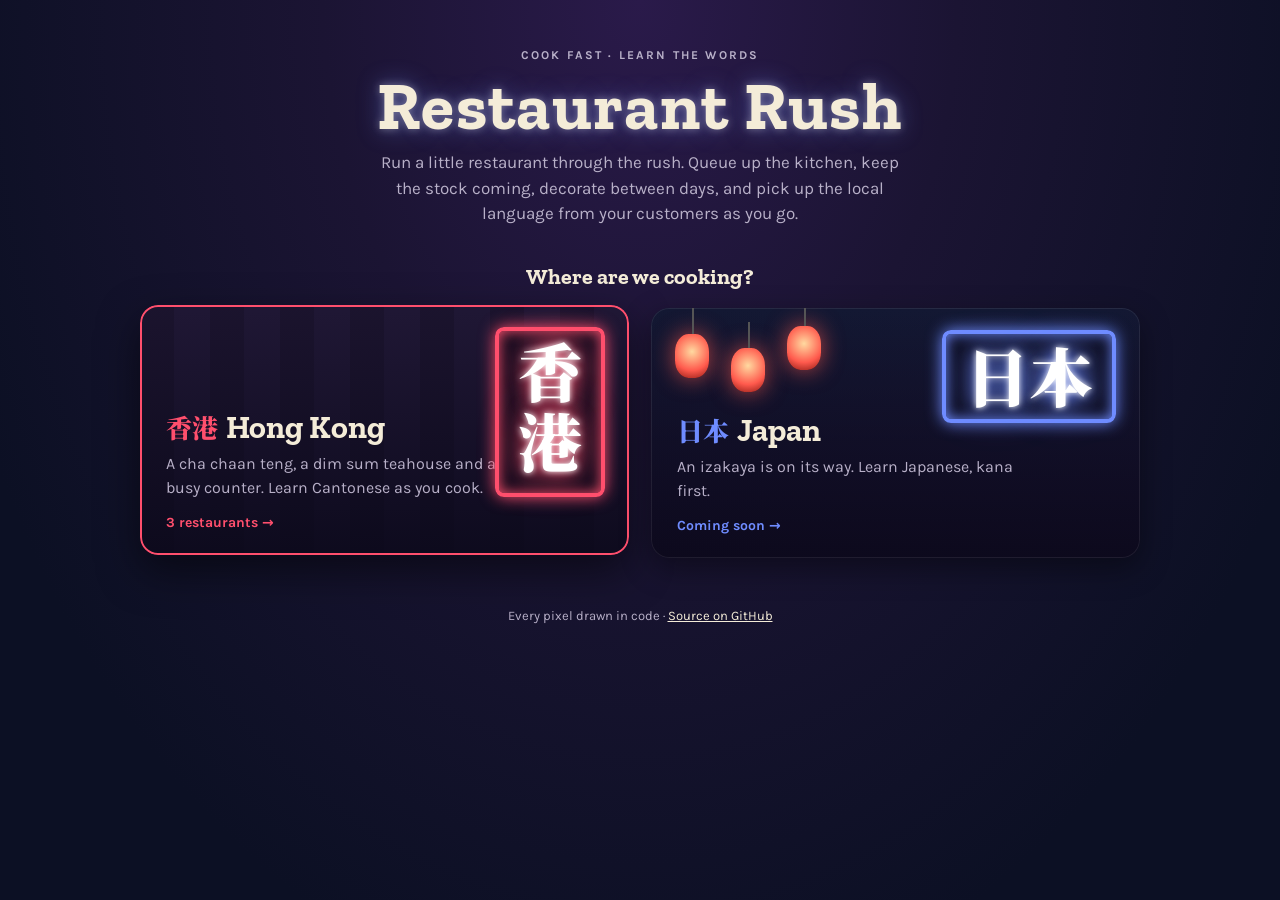
<file: index.html>
<!doctype html>
<html lang="en">
<head>
<meta charset="utf-8">
<meta name="viewport" content="width=device-width, initial-scale=1">
<title>Restaurant Rush</title>
<meta name="description" content="Run a Hong Kong cha chaan teng or a dim sum teahouse, and pick up Cantonese as you cook. Japan coming soon.">
<link rel="preconnect" href="https://fonts.googleapis.com">
<link rel="preconnect" href="https://fonts.gstatic.com" crossorigin>
<link rel="stylesheet" href="https://fonts.googleapis.com/css2?family=Karla:wght@400;500;700&family=Noto+Serif+TC:wght@700;900&family=Zilla+Slab:wght@600;700&display=swap">
<script>
  // old links (…/?game=dimsum) go straight to that restaurant's page
  const g = new URLSearchParams(location.search).get('game');
  if (g && /^[a-z]+$/.test(g)) location.replace(g + '/' + location.hash);
</script>
<style>
  :root{
    --night:#0c1024; --night2:#1b1433; --ink:#f4ecd8; --muted:#b8b0c8; --paper:#fbf6ea; --paper-ink:#2a221c;
    --hk:#ff4f6d; --hk2:#ffb347; --jp:#6f8cff; --jp2:#ff5a4d; --gold:#f2d27a;
    --slab:"Zilla Slab", Georgia, serif; --body:Karla, system-ui, sans-serif; --han:"Noto Serif TC", "Hiragino Mincho ProN", "Songti TC", serif;
    color-scheme: dark;
  }
  *{box-sizing:border-box}
  [hidden]{display:none !important}
  html,body{margin:0; min-height:100%}
  body{background:radial-gradient(ellipse at 50% 0%, #2a1a4a 0%, var(--night2) 35%, var(--night) 80%); color:var(--ink); font:16px/1.5 var(--body); min-height:100vh}
  .wrap{max-width:1040px; margin:0 auto; padding-inline:20px; padding-block:48px 64px}
  header{text-align:center; margin-bottom:36px}
  .kicker{font:700 12px var(--body); letter-spacing:.18em; text-transform:uppercase; color:var(--muted); margin:0}
  h1{font:700 clamp(40px, 7vw, 68px)/1 var(--slab); margin:10px 0 10px; letter-spacing:.02em;
     text-shadow:0 0 8px rgba(255,255,255,.35), 0 0 24px rgba(111,140,255,.45)}
  .lede{max-width:52ch; margin:0 auto; color:var(--muted); font-size:17px}
  h2.q{font:700 22px var(--slab); text-align:center; margin:0 0 18px; color:var(--ink)}

  /* step 1: regions */
  .regions{display:grid; grid-template-columns:1fr 1fr; gap:22px}
  .region{position:relative; border:0; cursor:pointer; text-align:left; color:var(--ink); border-radius:18px; padding:26px 26px 24px; min-height:250px;
    display:flex; flex-direction:column; justify-content:flex-end; overflow:hidden; font:inherit;
    background:linear-gradient(180deg, rgba(10,8,25,.1), rgba(10,8,25,.85)), var(--bg); box-shadow:0 10px 30px rgba(0,0,0,.4), inset 0 0 0 1px rgba(255,255,255,.08);
    transition:transform .2s ease, box-shadow .2s ease}
  .region:hover, .region:focus-visible{transform:translateY(-3px); box-shadow:0 16px 40px rgba(0,0,0,.5), inset 0 0 0 2px var(--c)}
  .region:focus-visible{outline:none}
  .region.hk{--c:var(--hk); --bg:repeating-linear-gradient(90deg, #1d1530 0 34px, #221938 34px 70px)}
  .region.jp{--c:var(--jp); --bg:linear-gradient(#141a36, #1b1233)}
  .board{position:absolute; top:22px; right:24px; font:900 64px/1 var(--han); color:#fff; padding:.14em .3em .2em; border:4px solid var(--c); border-radius:.14em;
    text-shadow:0 0 6px #fff, 0 0 18px var(--c), 0 0 40px var(--c); box-shadow:0 0 16px var(--c), inset 0 0 14px var(--c); background:rgba(8,6,20,.6)}
  .region.hk .board{writing-mode:vertical-rl; letter-spacing:.1em}
  .lanterns{position:absolute; top:0; left:24px; display:flex; gap:22px}
  .lantern{width:34px; height:44px; margin-top:26px; border-radius:40%; background:radial-gradient(circle at 50% 40%, #ffd9a0, var(--jp2) 60%, #8f1a14);
    box-shadow:0 0 22px rgba(255,90,77,.7); position:relative}
  .lantern::before{content:""; position:absolute; left:50%; top:-26px; width:2px; height:26px; background:#555}
  .lantern:nth-child(2){margin-top:40px} .lantern:nth-child(3){margin-top:18px}
  .region .name{font:700 32px/1.1 var(--slab)} .region .name span{font:900 26px var(--han); color:var(--c); margin-right:8px}
  .region p{margin:6px 0 0; color:var(--muted); max-width:34ch}
  .region .go{margin-top:14px; font:700 14px var(--body); color:var(--c)}

  /* step 2: restaurants */
  .back{background:none; border:0; color:var(--muted); font:600 14px var(--body); cursor:pointer; padding:0; margin-bottom:14px}
  .back:hover{color:var(--ink)}
  .rhead{display:flex; align-items:baseline; gap:12px; margin-bottom:18px}
  .rhead h2{font:700 30px var(--slab); margin:0} .rhead h2 span{font:900 26px var(--han); margin-right:8px}
  .rhead .lang{font:700 12px var(--body); letter-spacing:.08em; text-transform:uppercase; padding:4px 10px; border-radius:99px; border:1px solid currentColor}
  .shops{display:grid; grid-template-columns:repeat(auto-fit, minmax(280px, 1fr)); gap:20px}
  .shop{display:grid; grid-template-rows:auto 1fr auto; background:var(--paper); color:var(--paper-ink); border-radius:16px; overflow:hidden; text-decoration:none;
    box-shadow:0 10px 28px rgba(0,0,0,.4); transition:transform .2s ease}
  a.shop:hover, a.shop:focus-visible{transform:translateY(-3px); outline:none; box-shadow:0 14px 36px rgba(0,0,0,.5), 0 0 0 3px var(--gold)}
  .shop .art{height:150px; display:grid; place-items:center; background:var(--art)}
  .shop .sign{font:900 46px/1 var(--han); letter-spacing:.14em; color:var(--gold); padding:.16em .4em .2em; border:4px solid var(--gold); border-radius:6px;
    background:rgba(0,0,0,.25); text-shadow:0 0 10px rgba(242,210,122,.6)}
  .shop .body{padding:16px 18px 8px}
  .shop h3{font:700 22px var(--slab); margin:0 0 4px}
  .shop p{margin:0; color:#5a4f43; font-size:14.5px}
  .shop .foot{display:flex; justify-content:space-between; align-items:center; padding:12px 18px 16px; gap:10px}
  .shop .progress{font:700 13px var(--body); color:#75695b}
  .shop .play{font:700 15px var(--slab); background:#c8372d; color:#fff; border-radius:9px; padding:8px 16px; box-shadow:0 3px 0 #9e1f19}
  .shop.soon{opacity:.72} .shop.soon .play{background:#8a8f96; box-shadow:0 3px 0 #5d656c}
  .cct .art{--art:linear-gradient(135deg, #1f6b52, #2f7a64 55%, #174a3c)}
  .dimsum .art{--art:linear-gradient(135deg, #8f1a14, #b3261e 55%, #6a1414)}
  .counter .art{--art:repeating-linear-gradient(90deg, #c8372d 0 18px, #b3261e 18px 36px)}
  .izakaya .art{--art:linear-gradient(135deg, #1b2a55, #2d3f7a 55%, #151d3f)}
  footer{margin-top:48px; text-align:center; color:var(--muted); font-size:13px}
  footer a{color:var(--ink)}

  @media (max-width: 720px){ .regions{grid-template-columns:1fr} .board{font-size:48px} }
  @media (prefers-reduced-motion: reduce){ .region, .shop{transition:none} }
</style>
</head>
<body>
<div class="wrap">
  <header>
    <p class="kicker">Cook fast · learn the words</p>
    <h1>Restaurant Rush</h1>
    <p class="lede">Run a little restaurant through the rush. Queue up the kitchen, keep the stock coming, decorate between days, and pick up the local language from your customers as you go.</p>
  </header>

  <section id="pick">
    <h2 class="q">Where are we cooking?</h2>
    <div class="regions">
      <button class="region hk" type="button" data-region="hongkong">
        <span class="board" aria-hidden="true">香港</span>
        <span class="name"><span>香港</span>Hong Kong</span>
        <p>A cha chaan teng, a dim sum teahouse and a busy counter. Learn Cantonese as you cook.</p>
        <span class="go">3 restaurants →</span>
      </button>
      <button class="region jp" type="button" data-region="japan">
        <span class="lanterns" aria-hidden="true"><span class="lantern"></span><span class="lantern"></span><span class="lantern"></span></span>
        <span class="board" aria-hidden="true">日本</span>
        <span class="name"><span>日本</span>Japan</span>
        <p>An izakaya is on its way. Learn Japanese, kana first.</p>
        <span class="go">Coming soon →</span>
      </button>
    </div>
  </section>

  <section id="hongkong" hidden>
    <button class="back" type="button" data-back>← All regions</button>
    <div class="rhead"><h2><span>香港</span>Hong Kong</h2><span class="lang" style="color:var(--hk)">Cantonese · Jyutping</span></div>
    <div class="shops">
      <a class="shop cct" href="cct/">
        <div class="art"><span class="sign">茶餐廳</span></div>
        <div class="body"><h3>Cha Chaan Teng Rush</h3><p>Milk tea, pineapple buns and a lunch rush. Grow from a tiny shopfront to 乾炒牛河 on the wok.</p></div>
        <div class="foot"><span class="progress" data-save="cct-rush-save-v1">New game</span><span class="play">Play</span></div>
      </a>
      <a class="shop dimsum" href="dimsum/">
        <div class="art"><span class="sign">飲茶</span></div>
        <div class="body"><h3>Dim Sum Rush</h3><p>Sunday morning at the Golden Dragon. Steam the baskets, load the trolley and send it round the tables.</p></div>
        <div class="foot"><span class="progress" data-save="dimsum-rush-save-v1">New game</span><span class="play">Play</span></div>
      </a>
      <a class="shop counter" href="counter/">
        <div class="art"><span class="sign">快餐</span></div>
        <div class="body"><h3>Counter Rush</h3><p>Just you behind the counter. Pull the milk tea, watch the toaster and the noodle pot, clear six days, then try 搏命 Do or Die.</p></div>
        <div class="foot"><span class="progress" data-counter>New game</span><span class="play">Play</span></div>
      </a>
    </div>
  </section>

  <section id="japan" hidden>
    <button class="back" type="button" data-back>← All regions</button>
    <div class="rhead"><h2><span>日本</span>Japan</h2><span class="lang" style="color:var(--jp)">Japanese · kana and kanji</span></div>
    <div class="shops">
      <div class="shop izakaya soon" aria-disabled="true">
        <div class="art"><span class="sign">居酒屋</span></div>
        <div class="body"><h3>Izakaya Rush</h3><p>After-work crowds, a running tab, and 「すみません、生ビールください」. Coming soon.</p></div>
        <div class="foot"><span class="progress">In the works</span><span class="play">Soon</span></div>
      </div>
    </div>
  </section>

  <footer>Every pixel drawn in code · <a href="https://github.com/jkw2lo/cha-chaan-teng-rush">Source on GitHub</a></footer>
</div>

<script type="module">
  import { levelOf } from './js/data.js';
  import { DAYS } from './counter/levels.js';
  const views = { pick: document.getElementById('pick'), hongkong: document.getElementById('hongkong'), japan: document.getElementById('japan') };
  function show(name){
    for (const [k, el] of Object.entries(views)) el.hidden = k !== name;
    const target = name === 'pick' ? '' : '#' + name;
    if (location.hash !== target) history.replaceState(null, '', target || location.pathname);
    (name === 'pick' ? views.pick.querySelector('.region') : views[name].querySelector('a.shop, .back'))?.focus({ preventScroll: true });
  }
  document.querySelectorAll('[data-region]').forEach(b => b.onclick = () => show(b.dataset.region));
  document.querySelectorAll('[data-back]').forEach(b => b.onclick = () => show('pick'));
  show(views[location.hash.slice(1)] ? location.hash.slice(1) : 'pick');

  // show where each saved game is up to
  for (const el of document.querySelectorAll('[data-save]')){
    try {
      const s = JSON.parse(localStorage.getItem(el.dataset.save) || 'null');
      if (s && s.day) el.textContent = `Day ${s.day} · Level ${levelOf(s.stars || 0)}`;
    } catch (e) { /* no save: keep "New game" */ }
  }
  // Counter Rush keeps its own progress: the furthest day open and the stars so far
  try {
    const p = JSON.parse(localStorage.getItem('counter-rush-progress-v1') || 'null'), el = document.querySelector('[data-counter]');
    if (p && p.stars){
      const stars = Object.values(p.stars).reduce((a, b) => a + b, 0);
      let day = 1; while (day < DAYS.length && (p.stars[day] || 0) >= 1) day++;
      el.textContent = (p.stars[DAYS.length] || 0) >= 1 ? `搏命 unlocked · ${stars}★` + (p.endless ? ` · best level ${p.endless.level}` : '') : `Day ${day} · ${stars}★`;
    }
  } catch (e) { /* keep "New game" */ }
</script>
</body>
</html>
</file>
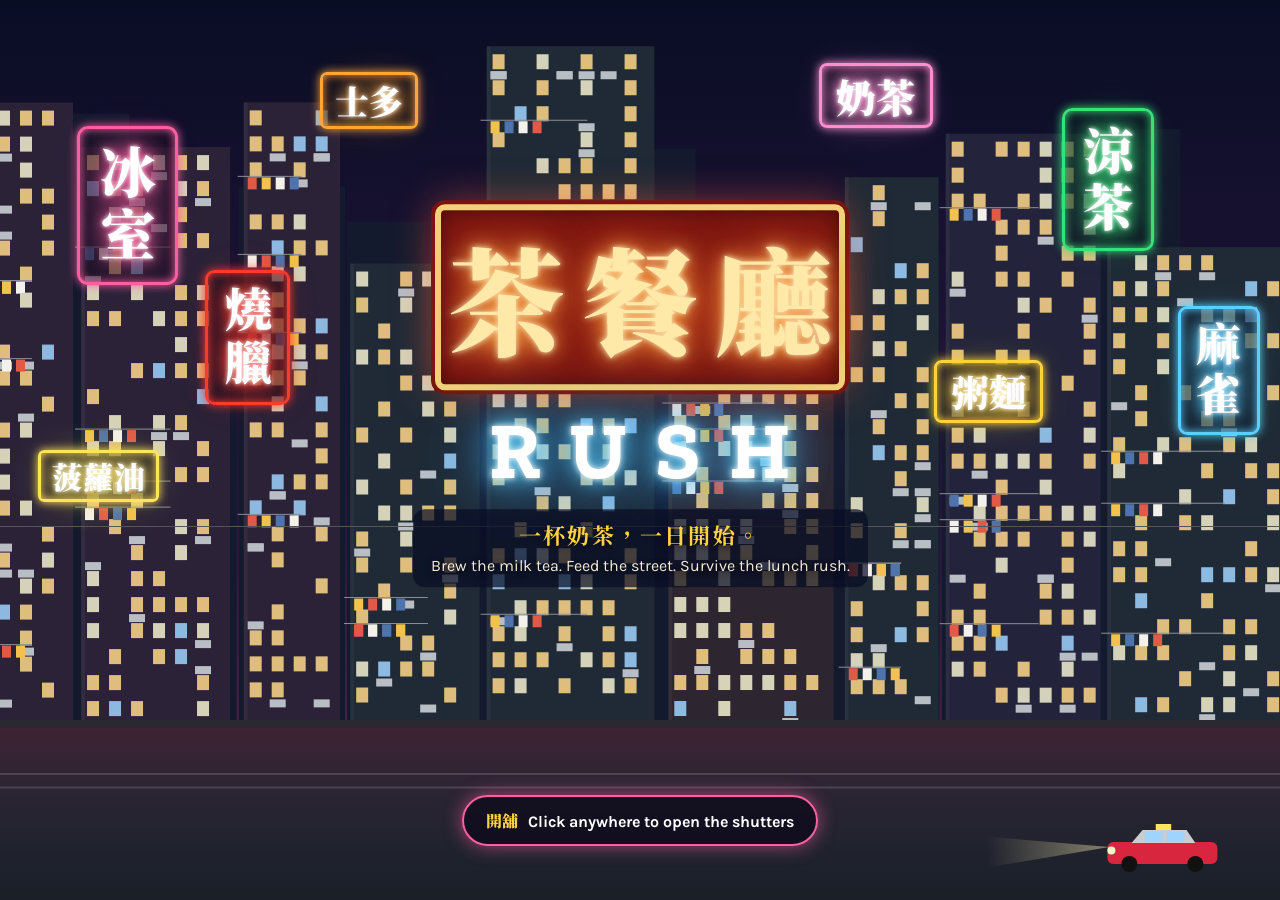
<file: cct/index.html>
<!doctype html>
<html lang="en" data-game="cct">
<!-- Generated from game.html by tools/pages.mjs. Edit game.html, then run: node tools/pages.mjs -->
<head>
<meta charset="utf-8">
<meta name="viewport" content="width=device-width, initial-scale=1">
<title>Cha Chaan Teng Rush</title>
<link rel="preconnect" href="https://fonts.googleapis.com">
<link rel="preconnect" href="https://fonts.gstatic.com" crossorigin>
<link rel="stylesheet" href="https://fonts.googleapis.com/css2?family=Karla:wght@400;500;700&family=Noto+Serif+TC:wght@700;900&family=Zilla+Slab:wght@600;700&display=swap">
<link rel="stylesheet" href="../css/style.css?v=mun8qx81">
</head>
<body>
<div id="app">
  <div class="side-resizer" id="sideResizer" role="separator" aria-orientation="vertical" aria-label="Resize the side panel" tabindex="0" title="Drag to resize · double-click to reset"></div>
  <aside class="side" aria-label="Your shop">
    <section class="sidetop">
      <div class="brandrow">
        <div class="brand"><span class="zh">茶餐廳</span><span class="en">Rush</span></div>
        <span class="brandbtns"><button id="learnBtn" type="button" class="tourbtn" title="Learning mode and your word list">學 Off</button><button id="soundBtn" type="button" class="tourbtn">Sound on</button><button id="tourBtn" type="button" class="tourbtn" title="Show the walkthrough again">? Tour</button></span>
      </div>
      <div class="day">
        <div class="dayline"><b id="dayNo">Day 1</b><span id="clock"></span></div>
        <div class="daybar"><i id="dayFill"></i></div>
        <div class="dayends"><span>OPEN 07:00</span><span>CLOSE 18:00</span></div>
      </div>
      <div class="stats">
        <div class="stat" id="lvlStat"><small>Level</small><b id="lvl"></b></div>
        <div class="stat"><small>Cash</small><b id="money">$0</b></div>
        <div class="stat"><small>Popularity</small><b id="pop" class="pop"></b></div>
        <div class="stat" id="ambStat"><small>Ambience</small><b id="amb"></b></div>
      </div>
    </section>
    <section class="panel">
      <h2><span class="zh">今日</span>Today</h2>
      <dl id="today" class="today"></dl>
    </section>
    <section class="panel">
      <h2><span class="zh">目標</span>Today’s targets</h2>
      <div id="goals" class="goals"></div>
    </section>
    <section class="panel invpanel" aria-label="Inventory">
      <h2><span class="zh">存貨</span>Inventory</h2>
      <p class="cap" id="capNote"></p>
      <div id="inv"></div>
      <button id="restockBtn2" type="button" class="wide">Order several at once</button>
    </section>
  </aside>

  <div class="work">
    <section class="cookbar" aria-label="Kitchen">
      <section class="panel">
        <h2><span class="zh">手頭</span>Cook’s queue</h2>
        <div id="queue" class="queue"></div>
      </section>
      <section class="panel">
        <h2 id="trayHead"><span class="zh">出餐</span>On the pass <span class="cap full-note">full: the cook waits</span></h2>
        <div id="tray" class="queue"></div>
      </section>
      <section class="panel col-boost">
        <h2><span class="zh">加油</span>Boosters</h2>
        <div id="boosts" class="boosts"></div>
      </section>
      <section class="panel col-feed">
        <h2><span class="zh">動態</span>Latest</h2>
        <ul id="feed" class="feed"></ul>
      </section>
    </section>

    <div class="railwrap">
      <section class="rail" id="rail" aria-label="Order tickets"></section>
      <div id="banner" class="banner" hidden></div>
    </div>

    <main class="main">
      <div class="stage" id="stage">
        <canvas id="game" aria-label="The restaurant: dining room at the back, kitchen at the front"></canvas>
        <div class="controls">
          <button id="pauseBtn" type="button" aria-pressed="false">Pause</button>
          <button id="speedBtn" type="button" title="Game speed">1×</button>
        </div>
        <div class="zoomer" aria-label="Zoom">
          <button id="zoomOut" type="button" title="Zoom out (−)" aria-label="Zoom out">−</button>
          <button id="zoomIn" type="button" title="Zoom in (+)" aria-label="Zoom in">+</button>
          <button id="zoomKitchen" type="button" title="Zoom in on the kitchen (K)">Kitchen view</button>
          <button id="zoomAll" type="button" title="See the whole shop (0)">Whole shop</button>
        </div>
        <nav class="actions" aria-label="Shop">
          <button id="restockBtn" type="button" class="act"><span class="zh">入貨</span>Restock</button>
          <button id="kitchenBtn" type="button" class="act"><span class="zh">廚房</span>Kitchen</button>
          <button id="diningBtn" type="button" class="act"><span class="zh">裝修</span>Dining room</button>
          <button id="closeBtn" type="button" class="act danger"><span class="zh">收舖</span>Close</button>
        </nav>
        <div id="tip" class="tip" hidden></div>
        <div id="itemBar" class="itembar" hidden></div>
        <div id="toasts" class="toasts" aria-live="polite"></div>
        <div id="drawer" class="drawer" hidden></div>
        <div id="editor" class="editor" hidden></div>
      </div>
    </main>
  </div>
</div>

  <div id="modal" class="modal" hidden><div class="card" id="modalCard" role="dialog" aria-modal="true"></div></div>
</div>
<script type="module" src="../js/main.js?v=mun8qx81"></script>
</body>
</html>
</file>
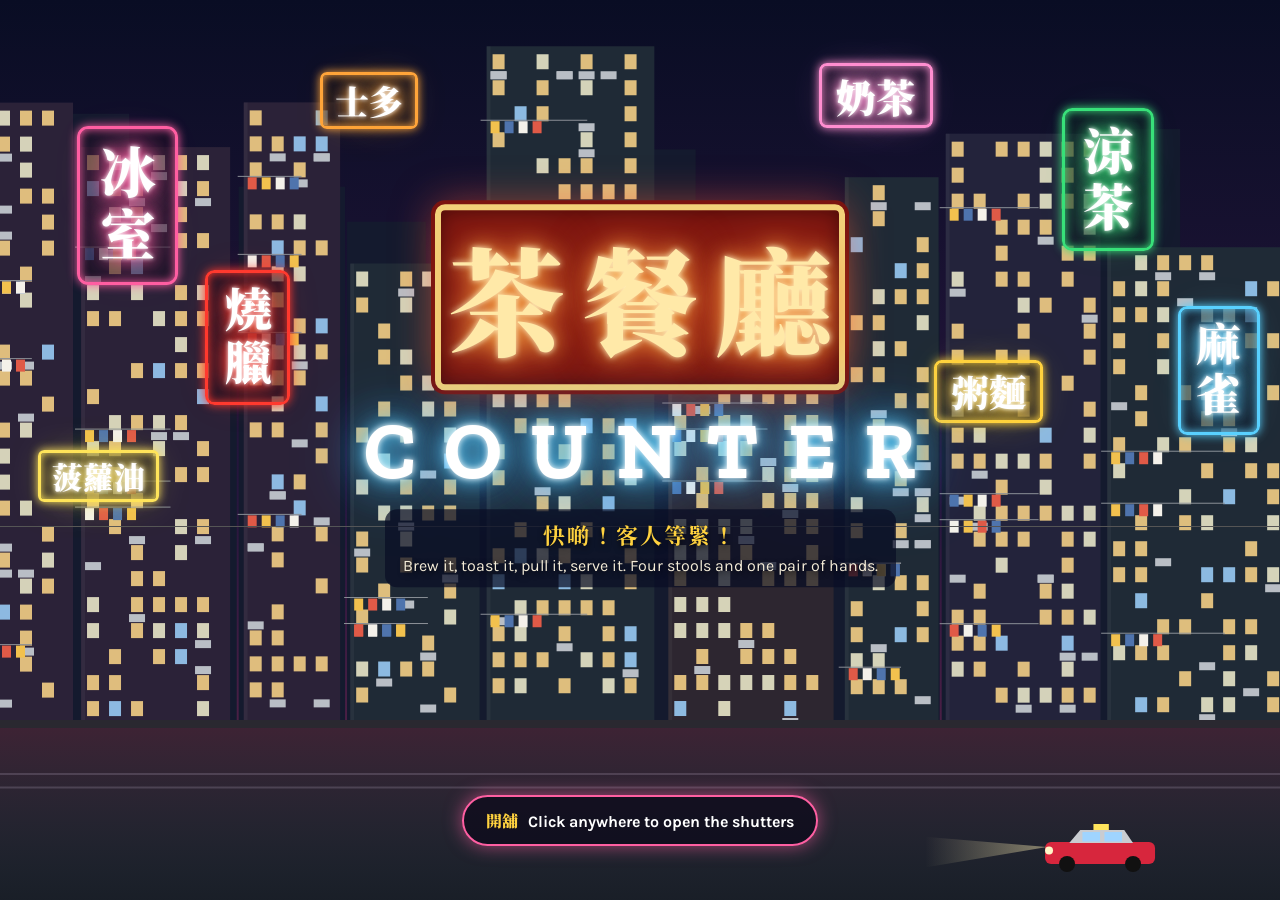
<file: counter/index.html>
<!doctype html>
<html lang="en">
<!-- Counter Rush. Hand-written (not generated); tools/pages.mjs only refreshes the ?v= stamps. -->
<head>
<meta charset="utf-8">
<meta name="viewport" content="width=device-width, initial-scale=1">
<title>Counter Rush</title>
<link rel="preconnect" href="https://fonts.googleapis.com">
<link rel="preconnect" href="https://fonts.gstatic.com" crossorigin>
<link rel="stylesheet" href="https://fonts.googleapis.com/css2?family=Karla:wght@400;500;700&family=Noto+Serif+TC:wght@700;900&family=Zilla+Slab:wght@600;700&display=swap">
<link rel="stylesheet" href="../css/style.css?v=mun8qx81">
<link rel="stylesheet" href="counter.css?v=mun8qx81">
<script>
  // Error catcher, loaded before the game so it sees everything (even a file that fails to load).
  // Anything that goes wrong shows a bar with a button that copies the details plus a snapshot of the game.
  (function(){
    var errs = [];
    function show(){
      var bar = document.getElementById('errbar');
      if (!bar) return;
      bar.hidden = false;
      document.getElementById('errcount').textContent = errs.length > 1 ? ' (' + errs.length + ')' : '';
    }
    window.counterReport = function(err, where){
      var e = err || {};
      errs.push({ at: new Date().toISOString(), where: where || '', message: String(e.message || e), stack: String(e.stack || '') });
      if (errs.length > 20) errs.shift();
      show();
    };
    window.addEventListener('error', function(ev){ window.counterReport(ev.error || { message: ev.message + ' at ' + ev.filename + ':' + ev.lineno + ':' + ev.colno }, 'window'); });
    window.addEventListener('unhandledrejection', function(ev){ window.counterReport(ev.reason, 'promise'); });
    window.counterErrorText = function(){
      var state = '';
      try { state = window.counterState ? JSON.stringify(window.counterState(), null, 1) : '(game not loaded)'; } catch (e) { state = '(could not read the game: ' + e.message + ')'; }
      return ['Counter Rush error report', 'Page: ' + location.href, 'When: ' + new Date().toString(), 'Browser: ' + navigator.userAgent, '',
        errs.map(function(e, i){ return '#' + (i + 1) + ' [' + e.at + '] ' + e.where + ': ' + e.message + '\n' + e.stack; }).join('\n\n'), '', 'Game state:', state].join('\n');
    };
    window.counterErrors = errs;
    document.addEventListener('DOMContentLoaded', function(){ if (errs.length) show(); });
  })();
</script>
</head>
<body class="counter">
<header class="cbar">
  <a class="home" href="../#hongkong">← Restaurant Rush</a>
  <span class="title"><span class="zh">茶餐廳</span> Counter Rush <small>prototype</small></span>
  <span class="btns">
    <button id="recipesBtn" type="button">Recipes</button>
    <button id="pauseBtn" type="button" aria-pressed="false">Pause</button>
    <button id="speedBtn" type="button" title="Game speed (F)">1×</button>
    <button id="soundBtn" type="button">Sound on</button>
  </span>
</header>
<main id="wrap">
  <canvas id="stage" aria-label="The counter: customers on stools at the top, four stations below, each with its ingredients on top, an appliance in the middle and a plate at the bottom"></canvas>
  <div id="toast" class="ctoast" role="status" hidden></div>
</main>

<div id="errbar" class="errbar" role="alert" hidden>
  <span>⚠ Something went wrong<span id="errcount"></span>. The game tries to keep going.</span>
  <button id="errCopy" type="button">Copy error details</button>
  <button id="errClose" type="button" aria-label="Hide">×</button>
</div>

<div id="phone" class="cmodal" hidden>
  <div class="ccard phonecard" role="dialog" aria-modal="true" aria-labelledby="phoneHead">
    <h2 id="phoneHead"><span class="zh">入貨</span>Phone the supplier <span class="cash">Cash <b id="phoneCash"></b></span></h2>
    <p class="muted">The counter keeps running while you're on the phone. Express costs more but arrives in seconds.</p>
    <ul id="phoneList" class="phonelist"></ul>
    <button id="phoneClose" type="button" class="ghost">Hang up (Esc)</button>
  </div>
</div>
<div id="card" class="cmodal" hidden><div class="ccard" id="cardBody" role="dialog" aria-modal="true"></div></div>

<script type="module" src="main.js?v=mun8qx81"></script>
</body>
</html>
</file>
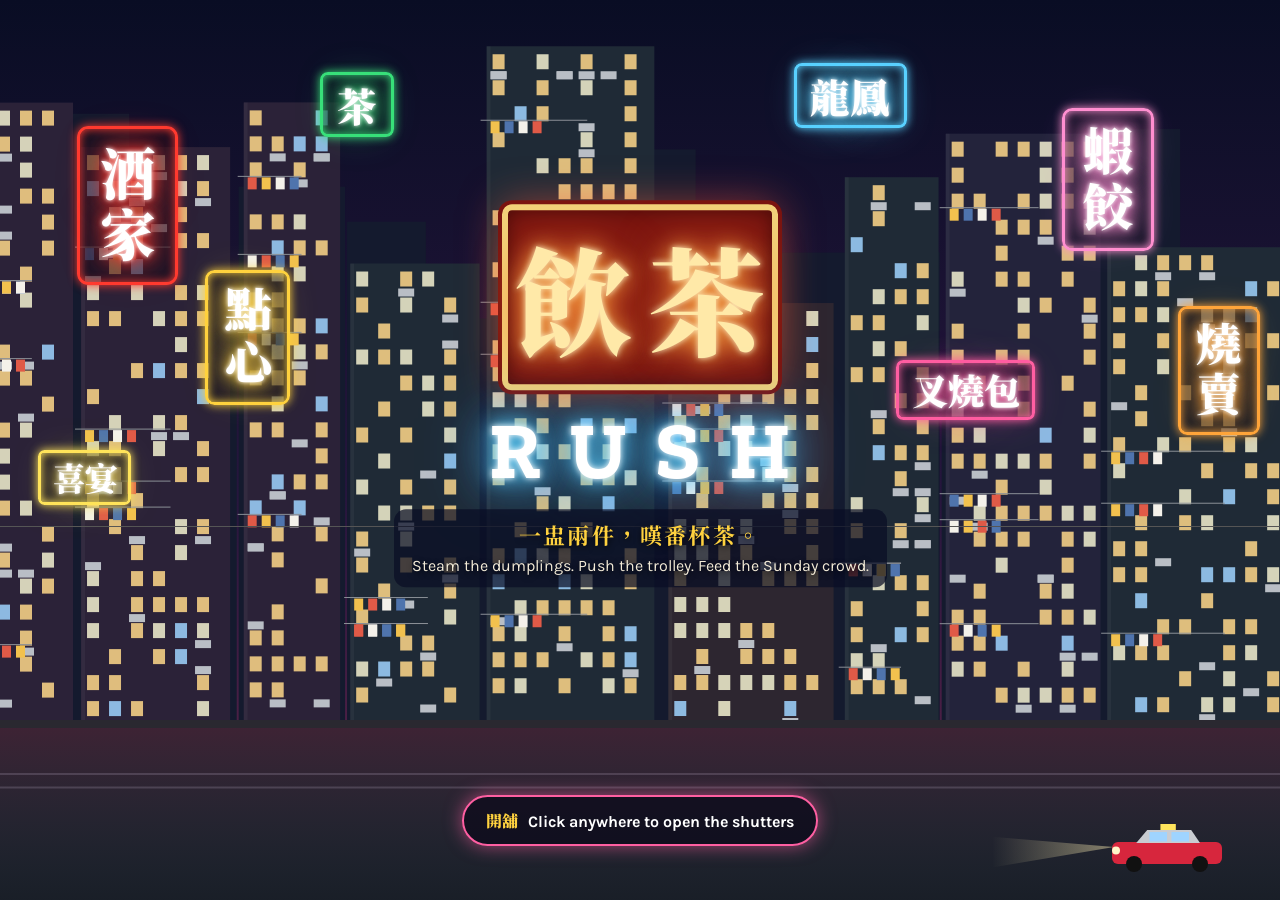
<file: dimsum/index.html>
<!doctype html>
<html lang="en" data-game="dimsum">
<!-- Generated from game.html by tools/pages.mjs. Edit game.html, then run: node tools/pages.mjs -->
<head>
<meta charset="utf-8">
<meta name="viewport" content="width=device-width, initial-scale=1">
<title>Cha Chaan Teng Rush</title>
<link rel="preconnect" href="https://fonts.googleapis.com">
<link rel="preconnect" href="https://fonts.gstatic.com" crossorigin>
<link rel="stylesheet" href="https://fonts.googleapis.com/css2?family=Karla:wght@400;500;700&family=Noto+Serif+TC:wght@700;900&family=Zilla+Slab:wght@600;700&display=swap">
<link rel="stylesheet" href="../css/style.css?v=mun8qx81">
</head>
<body>
<div id="app">
  <div class="side-resizer" id="sideResizer" role="separator" aria-orientation="vertical" aria-label="Resize the side panel" tabindex="0" title="Drag to resize · double-click to reset"></div>
  <aside class="side" aria-label="Your shop">
    <section class="sidetop">
      <div class="brandrow">
        <div class="brand"><span class="zh">茶餐廳</span><span class="en">Rush</span></div>
        <span class="brandbtns"><button id="learnBtn" type="button" class="tourbtn" title="Learning mode and your word list">學 Off</button><button id="soundBtn" type="button" class="tourbtn">Sound on</button><button id="tourBtn" type="button" class="tourbtn" title="Show the walkthrough again">? Tour</button></span>
      </div>
      <div class="day">
        <div class="dayline"><b id="dayNo">Day 1</b><span id="clock"></span></div>
        <div class="daybar"><i id="dayFill"></i></div>
        <div class="dayends"><span>OPEN 07:00</span><span>CLOSE 18:00</span></div>
      </div>
      <div class="stats">
        <div class="stat" id="lvlStat"><small>Level</small><b id="lvl"></b></div>
        <div class="stat"><small>Cash</small><b id="money">$0</b></div>
        <div class="stat"><small>Popularity</small><b id="pop" class="pop"></b></div>
        <div class="stat" id="ambStat"><small>Ambience</small><b id="amb"></b></div>
      </div>
    </section>
    <section class="panel">
      <h2><span class="zh">今日</span>Today</h2>
      <dl id="today" class="today"></dl>
    </section>
    <section class="panel">
      <h2><span class="zh">目標</span>Today’s targets</h2>
      <div id="goals" class="goals"></div>
    </section>
    <section class="panel invpanel" aria-label="Inventory">
      <h2><span class="zh">存貨</span>Inventory</h2>
      <p class="cap" id="capNote"></p>
      <div id="inv"></div>
      <button id="restockBtn2" type="button" class="wide">Order several at once</button>
    </section>
  </aside>

  <div class="work">
    <section class="cookbar" aria-label="Kitchen">
      <section class="panel">
        <h2><span class="zh">手頭</span>Cook’s queue</h2>
        <div id="queue" class="queue"></div>
      </section>
      <section class="panel">
        <h2 id="trayHead"><span class="zh">出餐</span>On the pass <span class="cap full-note">full: the cook waits</span></h2>
        <div id="tray" class="queue"></div>
      </section>
      <section class="panel col-boost">
        <h2><span class="zh">加油</span>Boosters</h2>
        <div id="boosts" class="boosts"></div>
      </section>
      <section class="panel col-feed">
        <h2><span class="zh">動態</span>Latest</h2>
        <ul id="feed" class="feed"></ul>
      </section>
    </section>

    <div class="railwrap">
      <section class="rail" id="rail" aria-label="Order tickets"></section>
      <div id="banner" class="banner" hidden></div>
    </div>

    <main class="main">
      <div class="stage" id="stage">
        <canvas id="game" aria-label="The restaurant: dining room at the back, kitchen at the front"></canvas>
        <div class="controls">
          <button id="pauseBtn" type="button" aria-pressed="false">Pause</button>
          <button id="speedBtn" type="button" title="Game speed">1×</button>
        </div>
        <div class="zoomer" aria-label="Zoom">
          <button id="zoomOut" type="button" title="Zoom out (−)" aria-label="Zoom out">−</button>
          <button id="zoomIn" type="button" title="Zoom in (+)" aria-label="Zoom in">+</button>
          <button id="zoomKitchen" type="button" title="Zoom in on the kitchen (K)">Kitchen view</button>
          <button id="zoomAll" type="button" title="See the whole shop (0)">Whole shop</button>
        </div>
        <nav class="actions" aria-label="Shop">
          <button id="restockBtn" type="button" class="act"><span class="zh">入貨</span>Restock</button>
          <button id="kitchenBtn" type="button" class="act"><span class="zh">廚房</span>Kitchen</button>
          <button id="diningBtn" type="button" class="act"><span class="zh">裝修</span>Dining room</button>
          <button id="closeBtn" type="button" class="act danger"><span class="zh">收舖</span>Close</button>
        </nav>
        <div id="tip" class="tip" hidden></div>
        <div id="itemBar" class="itembar" hidden></div>
        <div id="toasts" class="toasts" aria-live="polite"></div>
        <div id="drawer" class="drawer" hidden></div>
        <div id="editor" class="editor" hidden></div>
      </div>
    </main>
  </div>
</div>

  <div id="modal" class="modal" hidden><div class="card" id="modalCard" role="dialog" aria-modal="true"></div></div>
</div>
<script type="module" src="../js/main.js?v=mun8qx81"></script>
</body>
</html>
</file>
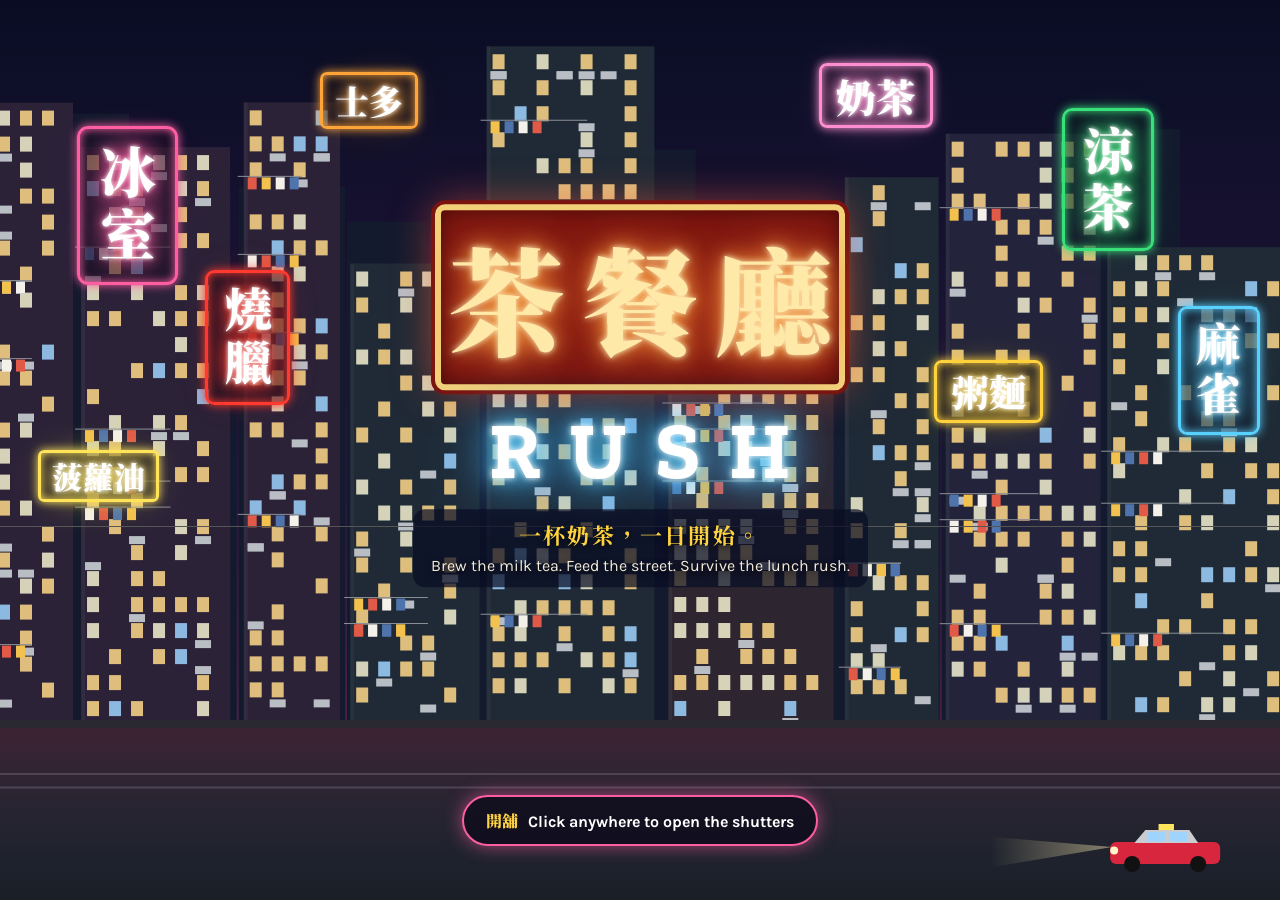
<file: game.html>
<!doctype html>
<html lang="en">
<!-- The game page. tools/pages.mjs copies it to cct/index.html and dimsum/index.html; edit this one. -->
<head>
<meta charset="utf-8">
<meta name="viewport" content="width=device-width, initial-scale=1">
<title>Cha Chaan Teng Rush</title>
<link rel="preconnect" href="https://fonts.googleapis.com">
<link rel="preconnect" href="https://fonts.gstatic.com" crossorigin>
<link rel="stylesheet" href="https://fonts.googleapis.com/css2?family=Karla:wght@400;500;700&family=Noto+Serif+TC:wght@700;900&family=Zilla+Slab:wght@600;700&display=swap">
<link rel="stylesheet" href="css/style.css">
</head>
<body>
<div id="app">
  <div class="side-resizer" id="sideResizer" role="separator" aria-orientation="vertical" aria-label="Resize the side panel" tabindex="0" title="Drag to resize · double-click to reset"></div>
  <aside class="side" aria-label="Your shop">
    <section class="sidetop">
      <div class="brandrow">
        <div class="brand"><span class="zh">茶餐廳</span><span class="en">Rush</span></div>
        <span class="brandbtns"><button id="learnBtn" type="button" class="tourbtn" title="Learning mode and your word list">學 Off</button><button id="soundBtn" type="button" class="tourbtn">Sound on</button><button id="tourBtn" type="button" class="tourbtn" title="Show the walkthrough again">? Tour</button></span>
      </div>
      <div class="day">
        <div class="dayline"><b id="dayNo">Day 1</b><span id="clock"></span></div>
        <div class="daybar"><i id="dayFill"></i></div>
        <div class="dayends"><span>OPEN 07:00</span><span>CLOSE 18:00</span></div>
      </div>
      <div class="stats">
        <div class="stat" id="lvlStat"><small>Level</small><b id="lvl"></b></div>
        <div class="stat"><small>Cash</small><b id="money">$0</b></div>
        <div class="stat"><small>Popularity</small><b id="pop" class="pop"></b></div>
        <div class="stat" id="ambStat"><small>Ambience</small><b id="amb"></b></div>
      </div>
    </section>
    <section class="panel">
      <h2><span class="zh">今日</span>Today</h2>
      <dl id="today" class="today"></dl>
    </section>
    <section class="panel">
      <h2><span class="zh">目標</span>Today’s targets</h2>
      <div id="goals" class="goals"></div>
    </section>
    <section class="panel invpanel" aria-label="Inventory">
      <h2><span class="zh">存貨</span>Inventory</h2>
      <p class="cap" id="capNote"></p>
      <div id="inv"></div>
      <button id="restockBtn2" type="button" class="wide">Order several at once</button>
    </section>
  </aside>

  <div class="work">
    <section class="cookbar" aria-label="Kitchen">
      <section class="panel">
        <h2><span class="zh">手頭</span>Cook’s queue</h2>
        <div id="queue" class="queue"></div>
      </section>
      <section class="panel">
        <h2 id="trayHead"><span class="zh">出餐</span>On the pass <span class="cap full-note">full: the cook waits</span></h2>
        <div id="tray" class="queue"></div>
      </section>
      <section class="panel col-boost">
        <h2><span class="zh">加油</span>Boosters</h2>
        <div id="boosts" class="boosts"></div>
      </section>
      <section class="panel col-feed">
        <h2><span class="zh">動態</span>Latest</h2>
        <ul id="feed" class="feed"></ul>
      </section>
    </section>

    <div class="railwrap">
      <section class="rail" id="rail" aria-label="Order tickets"></section>
      <div id="banner" class="banner" hidden></div>
    </div>

    <main class="main">
      <div class="stage" id="stage">
        <canvas id="game" aria-label="The restaurant: dining room at the back, kitchen at the front"></canvas>
        <div class="controls">
          <button id="pauseBtn" type="button" aria-pressed="false">Pause</button>
          <button id="speedBtn" type="button" title="Game speed">1×</button>
        </div>
        <div class="zoomer" aria-label="Zoom">
          <button id="zoomOut" type="button" title="Zoom out (−)" aria-label="Zoom out">−</button>
          <button id="zoomIn" type="button" title="Zoom in (+)" aria-label="Zoom in">+</button>
          <button id="zoomKitchen" type="button" title="Zoom in on the kitchen (K)">Kitchen view</button>
          <button id="zoomAll" type="button" title="See the whole shop (0)">Whole shop</button>
        </div>
        <nav class="actions" aria-label="Shop">
          <button id="restockBtn" type="button" class="act"><span class="zh">入貨</span>Restock</button>
          <button id="kitchenBtn" type="button" class="act"><span class="zh">廚房</span>Kitchen</button>
          <button id="diningBtn" type="button" class="act"><span class="zh">裝修</span>Dining room</button>
          <button id="closeBtn" type="button" class="act danger"><span class="zh">收舖</span>Close</button>
        </nav>
        <div id="tip" class="tip" hidden></div>
        <div id="itemBar" class="itembar" hidden></div>
        <div id="toasts" class="toasts" aria-live="polite"></div>
        <div id="drawer" class="drawer" hidden></div>
        <div id="editor" class="editor" hidden></div>
      </div>
    </main>
  </div>
</div>

  <div id="modal" class="modal" hidden><div class="card" id="modalCard" role="dialog" aria-modal="true"></div></div>
</div>
<script type="module" src="js/main.js"></script>
</body>
</html>
</file>
<file: css/style.css>
/* One committed look: enamel green chrome, cream order-pad paper, signboard red. */
:root{
  --chrome:#15302a; --chrome2:#1d3c34; --chrome3:#27493f; --line:rgba(255,255,255,.1);
  --paper:#f4ecd8; --paper2:#fbf6ea; --ink:#2a221c; --muted:#75695b;
  --red:#c8372d; --red2:#9e1f19; --gold:#f2d27a; --green:#2e9e5b; --amber:#e39b2d;
  --slab:"Zilla Slab", Georgia, serif; --body:Karla, system-ui, sans-serif; --han:"Noto Serif TC", "Songti TC", serif;
  color-scheme: dark;
}
*{box-sizing:border-box}
[hidden]{display:none !important}
html,body{height:100%; margin:0}
body{background:var(--chrome); color:#eef2ee; font:14px/1.45 var(--body)}
button{font:inherit; cursor:pointer}
button:disabled{cursor:not-allowed; opacity:.45}
button:focus-visible{outline:2px solid var(--gold); outline-offset:2px}
.zh{font-family:var(--han); font-weight:900}
.muted{color:var(--muted); margin:0}
.bad{color:var(--red)} .good{color:var(--green)}

#app{height:100%; display:grid; grid-template-rows:auto auto minmax(560px, 1fr); min-height:820px}
.body{display:grid; grid-template-columns:290px 1fr; min-height:0}
.work{display:grid; grid-template-rows:auto minmax(420px, 1fr); min-width:0; min-height:0}

/* ---------- top bar ---------- */
.topbar{display:flex; align-items:center; gap:28px; padding:10px 18px; background:var(--chrome); border-bottom:1px solid var(--line); flex-wrap:wrap}
.brand{display:flex; align-items:baseline; gap:6px; background:var(--red2); padding:4px 12px 5px; border-radius:4px; box-shadow:inset 0 0 0 2px var(--gold)}
.brand .zh{font-size:20px; color:var(--gold); letter-spacing:.08em}
.brand .en{font:700 16px var(--slab); color:#fff}
.day{min-width:230px}
.dayline{display:flex; gap:12px; align-items:baseline; font:700 26px/1 var(--slab)}
.dayline span{color:#cfe0d6; font-size:20px; font-variant-numeric:tabular-nums}
.daybar{height:6px; background:var(--chrome3); border-radius:3px; margin-top:4px; overflow:hidden}
.daybar i{display:block; height:100%; background:linear-gradient(90deg, var(--gold), #f29b4b); border-radius:3px}
.stat{display:grid; grid-template-rows:auto 26px; align-content:center; line-height:1.1}
.stat small{font-size:11px; letter-spacing:.06em; text-transform:uppercase; color:#9fb8ad}
.stat b{font:700 22px var(--slab); font-variant-numeric:tabular-nums; display:flex; align-items:center}
#money.neg{color:#ff8b7e}
.pop{display:flex; align-items:center; gap:2px}
.star{position:relative; width:21px; height:21px; background:#3d5a51; clip-path:polygon(50% 0,61% 35%,98% 35%,68% 57%,79% 91%,50% 70%,21% 91%,32% 57%,2% 35%,39% 35%)}
.star i{position:absolute; inset:0 auto 0 0; background:var(--gold)}
.popn{font:700 22px var(--slab); margin-left:8px; color:#fff}
.dock{position:absolute; left:14px; bottom:14px; z-index:5; display:flex; gap:14px; align-items:flex-end}
.controls{display:flex; gap:6px}
.controls button{background:rgba(21,48,42,.9); border:1px solid rgba(255,255,255,.18); color:#eef2ee; border-radius:8px; padding:8px 14px; min-width:60px; font-weight:700}
.actions{display:flex; gap:8px}
.actions .act{width:96px}
.act{display:flex; flex-direction:column; align-items:center; line-height:1.15; background:var(--paper); color:var(--ink); border:0; border-radius:8px; padding:7px 8px 8px; font-weight:700; font-size:12px; box-shadow:0 3px 0 #b9ab8c}
.act .zh{font-size:18px; color:var(--red)}
.act.on{background:var(--gold); box-shadow:0 2px 0 #b8952f}
.act.danger .zh{color:var(--red2)}
.act:active{transform:translateY(1px); box-shadow:0 1px 0 #b9ab8c}

/* ---------- ticket rail ---------- */
.rail{display:flex; gap:12px; padding:12px 16px 12px; height:142px; overflow-y:hidden; overflow-x:auto; background:linear-gradient(#1b3830, #16302a); border-bottom:3px solid #7d868d; align-items:flex-start}
.rail-empty{color:#9fb8ad; font-style:italic; align-self:center}
.ticket{flex:0 0 auto; min-width:160px; background:var(--paper2); color:var(--ink); border-radius:2px 2px 6px 6px; padding:6px 8px 7px; box-shadow:0 3px 8px rgba(0,0,0,.35); position:relative; border-top:6px solid #d6cbb0; transform-origin:top center}
.ticket::before{content:""; position:absolute; top:-12px; left:50%; width:10px; height:10px; margin-left:-5px; background:#9aa3ab; border-radius:50%}
.ticket header{display:flex; justify-content:space-between; gap:14px; font:700 17px var(--slab); font-variant-numeric:tabular-nums}
.ticket.late{animation:urgent 1.2s ease-in-out infinite; background:#fff0ea}
@keyframes urgent{50%{box-shadow:0 3px 8px rgba(0,0,0,.35), 0 0 0 3px rgba(200,55,45,.55)}}   /* glows, doesn't move */
.ticket.late header span{color:var(--red)}
.ticket.sent{opacity:.6; background:#e7f6ea}
@keyframes shake{0%,100%{transform:rotate(0)}25%{transform:rotate(-1.2deg)}75%{transform:rotate(1.2deg)}}
@media (prefers-reduced-motion: reduce){ .ticket.late{animation:none} }
.titems{display:flex; gap:4px; margin:4px 0 6px}
.ti{position:relative; display:grid; justify-items:center; width:60px; border-radius:8px; padding:3px 0}
.ti img{width:50px; height:50px}
.ti em{position:absolute; top:0; right:2px; font:700 16px var(--slab); font-style:normal; color:var(--red)}
.ti small{font:700 12px var(--han); color:var(--muted)}
.ti.ready{background:#dff2e3; box-shadow:inset 0 0 0 1.5px var(--green)}
.tbar{height:7px; background:#e6dcc4; border-radius:3px; overflow:hidden}
.tbar i{display:block; height:100%; background:var(--green)}
.ticket.warn .tbar i{background:var(--amber)} .ticket.late .tbar i{background:var(--red)}

/* ---------- main ---------- */
.main{display:grid; grid-template-columns:1fr; min-height:0}
.stage{position:relative; overflow:hidden; background:radial-gradient(ellipse at 45% 40%, #2c4a42, #172a25 75%); min-height:0}
#game{position:absolute; inset:0; display:block; touch-action:none}
.dash{display:grid; grid-template-columns:290px minmax(300px,1fr) minmax(340px,1.3fr); background:var(--paper); color:var(--ink); border-bottom:3px solid #7d868d; max-height:180px}
.dash > .panel{padding:8px 14px 10px; overflow-y:auto; min-width:0}
.dash > .panel + .panel{border-left:1px dashed #cdbf9f}
.panel h2{font:700 13px var(--slab); letter-spacing:.07em; text-transform:uppercase; margin:0 0 8px; display:flex; gap:8px; align-items:baseline; color:#4a4036}
.panel h2 .zh{font-size:16px; color:var(--red); letter-spacing:0}
.cap{font:500 11px var(--body); letter-spacing:0; text-transform:none; color:var(--muted)}
.mini{margin-left:auto; border:0; background:var(--red); color:#fff; border-radius:99px; padding:3px 10px; font:700 11px var(--body); letter-spacing:0; text-transform:none; align-self:center}
.inv{display:grid; grid-template-columns:30px 1fr auto; grid-template-areas:'chip nm qty' 'chip bar bar' 'chip note qo'; gap:4px 10px; align-items:center; padding:9px 0; border-bottom:1px dashed #d6c9ab; font-size:13px}
.inv .chip{grid-area:chip; align-self:start; width:30px; height:30px; font-size:16px !important}
.inv .bar{grid-area:bar; height:7px; margin:0}
.inv .qty{grid-area:qty}
.inv .invnote{grid-area:note; min-height:14px}
.inv .qo{grid-area:qo}
.inv .nm{font-weight:700; white-space:nowrap}
.inv .qty{font:700 15px var(--slab); text-align:right; font-variant-numeric:tabular-nums; white-space:nowrap}
.inv .qty small{font:500 11px var(--body); color:var(--muted)}
.inv .invnote{font-size:11px; white-space:nowrap}
.inv.low .qty{color:#b36d10} .inv.out .qty{color:var(--red)}
.chip{width:24px; height:24px; display:grid; place-items:center; border-radius:6px; background:var(--c); color:#fff; font:900 16px var(--han); text-shadow:0 1px 1px rgba(0,0,0,.35); box-shadow:inset 0 -3px 0 rgba(0,0,0,.2)}
.invtop{display:flex; justify-content:space-between; font-weight:700}
.invtop b{font:700 15px var(--slab); font-variant-numeric:tabular-nums}
.invtop b small{font:500 12px var(--body); color:var(--muted)}
.invtop .nm{display:flex; gap:8px; align-items:baseline; min-width:0; white-space:nowrap; overflow:hidden; text-overflow:ellipsis}
.invtop .invnote{margin:0}
.bar{display:flex; height:5px; background:#e3d8bf; border-radius:3px; overflow:hidden; margin-top:2px}
.bar i{display:block; height:100%; background:var(--green)}
.bar i.incbar{background:repeating-linear-gradient(45deg, #7fb6dd 0 4px, #a9cfea 4px 8px)}
.inv.low .bar i:not(.incbar){background:var(--amber)} .inv.low .invtop b{color:#b36d10}
.inv.out .invtop b{color:var(--red)} .inv.out .chip{filter:grayscale(.6)}
.invnote{font-size:12px; margin-top:2px}
.inc{color:#2d6fa3; font-weight:700} .unl{color:#8a5a3a} .res{color:var(--muted)}
.tray{display:flex; flex-wrap:wrap; gap:4px; min-height:40px}
.trayi{position:relative; width:42px; height:46px; background:#fff; border-radius:6px; box-shadow:inset 0 0 0 1px #e0d4b9}
.trayi img{width:38px; height:38px; margin:1px 2px 0}
.trayi i{position:absolute; left:4px; bottom:3px; height:3px; border-radius:2px; background:var(--green)}
.trayi i.warn{background:var(--amber)} .trayi i.late{background:var(--red)}
.queue{display:grid; grid-template-columns:repeat(5,1fr); gap:6px; max-width:260px}
.qslot{position:relative; aspect-ratio:1; background:#fff; border-radius:50%; display:grid; place-items:center; box-shadow:inset 0 0 0 2px #e0d4b9; overflow:hidden}
.qslot.empty{color:#c9bc9e; font:700 14px var(--slab); background:transparent; box-shadow:inset 0 0 0 2px dashed}
.qslot.empty{border:2px dashed #d6c9ab; box-shadow:none}
.qslot img{width:78%; height:78%}
.qslot b{position:absolute; top:-2px; right:-2px; width:20px; height:20px; border-radius:50%; background:var(--red); color:#fff; display:grid; place-items:center; font:700 12px var(--slab)}
.qslot.active{box-shadow:inset 0 0 0 3px var(--green)}
.qslot.active b{background:var(--green)}
.qslot > i{position:absolute; left:0; bottom:0; height:4px; background:var(--green)}
.today{display:grid; grid-template-columns:repeat(3, 1fr); gap:6px; margin:0}
.today div{background:#fff; border-radius:8px; padding:5px 8px 6px; box-shadow:inset 0 0 0 1px #e6dcc4}
.today dt{color:var(--muted); font-size:10px; letter-spacing:.04em; text-transform:uppercase; white-space:nowrap; overflow:hidden; text-overflow:ellipsis} .today dd{margin:0; font:700 19px/1.15 var(--slab); font-variant-numeric:tabular-nums}
.today dd.bad{color:var(--red)}
.feed{list-style:none; padding:0; margin:0; display:grid; gap:4px; font-size:12px}
.feed li{display:flex; gap:6px; color:#4a4036}
.feed time{color:var(--muted); font-variant-numeric:tabular-nums}
.feed li.bad{color:#a3261d} .feed li.good{color:#237a45} .feed li.warn{color:#9a5b0c}

/* ---------- overlays in the stage ---------- */
.tip{position:absolute; z-index:5; pointer-events:none; background:var(--paper2); color:var(--ink); border-radius:8px; padding:8px 10px; max-width:240px; box-shadow:0 6px 18px rgba(0,0,0,.4); display:grid; gap:2px; font-size:12px}
.tip b{font:700 14px var(--slab)} .tip .warn{color:var(--red)} .tip .dim{color:var(--muted)}
.toasts{position:absolute; top:12px; left:50%; transform:translateX(-50%); display:grid; gap:6px; z-index:8; pointer-events:none; width:min(460px, 90%)}
.toast{background:rgba(20,30,27,.94); color:#fff; border-left:4px solid #9fb8ad; padding:8px 12px; border-radius:6px; box-shadow:0 6px 16px rgba(0,0,0,.35); transition:opacity .4s, transform .4s}
.toast.good{border-color:#7fe08a} .toast.bad{border-color:#ff6b5b} .toast.warn{border-color:var(--amber)}
.toast.gone{opacity:0; transform:translateY(-6px)}
.banner{position:absolute; right:14px; bottom:14px; z-index:4; background:var(--paper2); color:var(--ink); border-radius:10px; padding:14px 18px; display:flex; flex-direction:column; gap:12px; align-items:flex-start; box-shadow:0 10px 30px rgba(0,0,0,.4); border-top:6px solid var(--red); width:min(400px, calc(100% - 28px))}
.banner h2{font:700 20px var(--slab); margin:2px 0 4px}
.banner ul{margin:0; padding-left:18px} .banner p{margin:0}
.eyebrow{font:700 11px var(--body); letter-spacing:.1em; text-transform:uppercase; color:var(--red); margin:0}
.primary{background:var(--red); color:#fff; border:0; border-radius:8px; padding:9px 16px; font-weight:700; box-shadow:0 3px 0 var(--red2)}
.primary.big{font:700 17px var(--slab); padding:12px 20px; white-space:nowrap}
.primary:active{transform:translateY(1px); box-shadow:0 2px 0 var(--red2)}

.drawer{position:fixed; top:72px; right:12px; bottom:12px; width:min(460px, calc(100% - 20px)); z-index:6; background:var(--paper2); color:var(--ink); border-radius:12px; box-shadow:0 12px 40px rgba(0,0,0,.5); display:flex; flex-direction:column; padding:14px 16px; gap:10px}
.dhead{display:flex; justify-content:space-between; align-items:center}
.dhead h2, .ehead h2{font:700 20px var(--slab); margin:0; display:flex; gap:8px; align-items:baseline}
.dhead h2 .zh, .ehead h2 .zh{color:var(--red)}
.x{background:none; border:0; font-size:26px; line-height:1; color:var(--muted)}
.rrows{overflow-y:auto; display:grid; gap:8px}
.rrow{display:grid; grid-template-columns:34px 1fr auto auto; gap:10px; align-items:center; padding:8px; background:#fff; border-radius:8px; box-shadow:inset 0 0 0 1px #e6dcc4}
.rrow .chip{width:34px; height:34px}
.rname{display:grid} .rname small{color:var(--muted); font-size:12px}
.rstock{display:grid; text-align:right} .rstock small{font-size:11px; color:var(--muted)} .rstock b{font:700 17px var(--slab)} .rstock b small{font:500 12px var(--body)} .rstock .bad{color:var(--red)}
.stepper{display:flex; align-items:center; gap:4px}
.stepper button{width:30px; height:30px; border-radius:50%; border:0; background:var(--paper); font-weight:700; font-size:16px; color:var(--ink)}
.stepper output{min-width:22px; text-align:center; font:700 16px var(--slab)}
.dfoot{margin-top:auto; display:flex; justify-content:space-between; align-items:center; border-top:1px dashed #cdbf9f; padding-top:10px}
.dfoot div{display:grid} .dfoot small{color:var(--muted); font-size:12px} .dfoot b{font:700 22px var(--slab)} .dfoot b.neg{color:var(--red)}

.editor{position:fixed; left:12px; top:72px; bottom:12px; width:min(380px, calc(100% - 24px)); z-index:9; background:var(--paper2); color:var(--ink); border-radius:12px; box-shadow:0 12px 40px rgba(0,0,0,.5); display:flex; flex-direction:column; padding:12px 14px; gap:8px}
.editor.right{left:auto; right:12px}
.ehead{display:flex; align-items:center; gap:10px; flex-wrap:wrap}
.ehead .cash{margin-left:auto; font:700 18px var(--slab)}
.ehead .paused{font-size:11px; letter-spacing:.08em; text-transform:uppercase; background:#e6dcc4; padding:3px 8px; border-radius:99px; color:#5a4f43}
.selbar{display:flex; gap:8px; align-items:center; background:#fff3cf; border-radius:8px; padding:6px 10px; flex-wrap:wrap}
.selbar span{margin-right:auto}
.selbar button, .filters button{border:0; background:#fff; border-radius:99px; padding:5px 12px; box-shadow:inset 0 0 0 1px #d6c9ab; color:var(--ink)}
.selbar button.danger{color:var(--red)}
kbd{font:700 11px var(--body); background:#fff; border:1px solid #d6c9ab; border-radius:4px; padding:0 4px}
.filters{display:flex; gap:5px; flex-wrap:wrap; align-items:center}
.filters button.on{background:var(--ink); color:#fff; box-shadow:none}
.filters .sep{width:1px; height:20px; background:#d6c9ab; margin:0 4px}
.cards{display:grid; grid-template-columns:repeat(auto-fill, minmax(140px, 1fr)); flex:1; align-content:start; gap:8px; overflow-y:auto; padding-bottom:2px}
.card{display:grid; justify-items:center; text-align:center; gap:2px; background:#fff; border:0; border-radius:10px; padding:8px 6px; box-shadow:inset 0 0 0 1px #e6dcc4, 0 2px 0 #e6dcc4; color:var(--ink)}
.card:hover:not(:disabled){box-shadow:inset 0 0 0 2px var(--gold), 0 2px 0 #e6dcc4}
.card img{width:56px; height:56px}
.card b{font:700 13px var(--slab); line-height:1.15}
.card small{font-size:11px; color:var(--muted)}
.card em{font:700 13px var(--slab); font-style:normal; color:var(--red)}
.card.old{border-top:4px solid #2f7a64} .card.simple{border-top:4px solid #d6bf94} .card.modern{border-top:4px solid #1f2a26}
.card.pro{background:#fff8e6}
.card.using{box-shadow:inset 0 0 0 2px var(--green)}
.card.expand{background:#fff3cf}
.dthumb{width:90px; height:72px}
.glyph{display:grid; place-items:center; width:56px; height:56px; font:900 30px var(--han); color:var(--red)}
.thumb{display:block; width:70px; height:44px; border-radius:6px; box-shadow:inset 0 0 0 1px rgba(0,0,0,.1)}

/* ---------- modal ---------- */
.modal{position:fixed; inset:0; z-index:20; background:rgba(8,16,14,.7); display:grid; place-items:center; padding:16px}
.modal .card{display:block; text-align:left; width:min(620px, 100%); max-height:calc(100vh - 32px); overflow:auto; background:var(--paper2); padding:26px 28px; border-radius:14px; box-shadow:0 20px 60px rgba(0,0,0,.5); justify-items:initial}
.title .sign{display:inline-block; font:900 26px var(--han); letter-spacing:.2em; color:var(--gold); background:var(--red2); padding:6px 16px; border-radius:4px; box-shadow:inset 0 0 0 3px var(--gold)}
.title h1{font:700 34px var(--slab); margin:14px 0 6px; color:var(--ink)}
.title p{margin:0 0 10px; color:#4a4036; font-size:15px; max-width:60ch}
.how{margin:0 0 16px; padding-left:18px; display:grid; gap:6px; color:#4a4036}
.btns{display:flex; gap:10px; justify-content:flex-end; flex-wrap:wrap}
.btns button:not(.primary){background:#fff; border:0; border-radius:8px; padding:9px 16px; box-shadow:inset 0 0 0 1px #d6c9ab; font-weight:700; color:var(--ink)}
.summary h2{font:700 26px var(--slab); margin:4px 0 12px; color:var(--ink)}
.summary p{color:#4a4036}
.sumgrid{display:grid; grid-template-columns:repeat(4, 1fr); gap:8px; margin:0 0 12px}
.sumgrid div{background:#fff; border-radius:8px; padding:8px 10px; box-shadow:inset 0 0 0 1px #e6dcc4}
.sumgrid dt{font-size:11px; letter-spacing:.06em; text-transform:uppercase; color:var(--muted)}
.sumgrid dd{margin:0; font:700 18px var(--slab); color:var(--ink)}
.warnline{background:#fff3cf; border-radius:8px; padding:8px 10px}
.primary.danger{background:var(--red2)}

@media (max-width: 980px){
  .dash{grid-template-columns:repeat(auto-fit, minmax(220px, 1fr)); max-height:none}
  .main{grid-template-rows:minmax(420px, 70vh)}
  #app{height:auto}
  .sumgrid{grid-template-columns:repeat(2, 1fr)}
  .banner{flex-direction:column; align-items:stretch}
}

/* ---------- floating controls above a selected item ---------- */
.itembar{position:absolute; z-index:7; transform:translate(-50%, -100%); display:flex; gap:4px; background:var(--paper2); color:var(--ink); padding:5px; border-radius:99px; box-shadow:0 6px 18px rgba(0,0,0,.45); white-space:nowrap}
.itembar::after{content:""; position:absolute; left:50%; bottom:-6px; margin-left:-6px; border:6px solid transparent; border-bottom:0; border-top-color:var(--paper2)}
.itembar b{font:700 12px var(--slab); padding:0 6px 0 8px; align-self:center}
.itembar button{border:0; border-radius:99px; padding:6px 12px; font-weight:700; font-size:12px; background:#fff; color:var(--ink); box-shadow:inset 0 0 0 1px #d6c9ab}
.itembar button.rot{background:var(--ink); color:#fff; box-shadow:none}
.itembar button.danger{color:var(--red)}
.itembar kbd{margin-left:4px; background:transparent; border-color:rgba(255,255,255,.5); color:inherit}
body.dragging, body.dragging *{cursor:grabbing !important; user-select:none}
.card[data-buy]{touch-action:none; cursor:grab}
.card .gain{font:700 11px var(--body); color:var(--green)}
.ambline{display:flex; gap:6px; flex-wrap:wrap; align-items:center; font-size:12px}
.ambline .set{background:#fff; border-radius:99px; padding:2px 8px; box-shadow:inset 0 0 0 1px #d6c9ab}
.ambline .set b{color:var(--green)}
#amb{display:flex; align-items:baseline; gap:6px}
#amb small{font:600 12px var(--han); color:var(--gold); text-transform:none; letter-spacing:0}

.panel h2.sub{margin-top:10px}
.col-cook .queue{grid-template-columns:repeat(5, 40px); max-width:none}
.col-cook .tray{min-height:0}
.feed li{line-height:1.3}
.act:disabled{opacity:.5}

/* pass slots mirror the queue */
.qslot.pass > i{position:absolute; left:0; bottom:0; height:4px}
.qslot.pass > i.ok{background:var(--green)} .qslot.pass > i.warn{background:var(--amber)} .qslot.pass > i.late{background:var(--red)}
.qslot.empty:empty{color:transparent}
.full-note{display:none; color:var(--red); font-weight:700}
#trayHead.full .full-note{display:inline}
.inv .invnote{overflow:hidden; text-overflow:ellipsis}
.ti.part{background:#fff3cf; box-shadow:inset 0 0 0 1.5px var(--amber)}
#amb .of{font:600 13px var(--slab); font-style:normal; color:#9fb8ad; margin-left:1px}

/* targets */
.goals{display:grid; gap:6px}
.target .tl{display:flex; justify-content:space-between; align-items:baseline; font-size:12px; font-weight:700}
.target .tl b{font:700 16px var(--slab)} .target .tl small{font:500 11px var(--body); color:var(--muted)}
.target .bar{height:7px}
.target .bar i{background:linear-gradient(90deg, var(--gold), #e39b2d)}
.target.done .bar i{background:var(--green)}
.goallist{list-style:none; margin:0; padding:0; display:grid; gap:3px; font-size:12px}
.goallist li{display:grid; grid-template-columns:16px 1fr auto; gap:6px; align-items:center}
.goallist .tick{width:14px; height:14px; border-radius:4px; box-shadow:inset 0 0 0 1.5px #bfb193; display:grid; place-items:center}
.goallist li.done .tick{background:var(--green); box-shadow:none}
.goallist li.done .tick::after{content:"✓"; color:#fff; font-size:10px; font-weight:700}
.goallist li.ok .tick{box-shadow:inset 0 0 0 1.5px var(--green)}
.goallist li.fail{color:var(--red)} .goallist li.fail .tick{background:var(--red); box-shadow:none}
.goallist li.fail .tick::after{content:"×"; color:#fff; font-size:11px; font-weight:700}
.goallist em{font-style:normal; font:700 12px var(--slab); color:var(--muted)}
.col-feed .feed li{white-space:nowrap; overflow:hidden; text-overflow:ellipsis}
.bgoals{margin-top:10px; padding-top:10px; border-top:1px dashed #cdbf9f}
.sumgoals{background:#fff; border-radius:10px; padding:10px 12px; margin-bottom:12px; box-shadow:inset 0 0 0 1px #e6dcc4}
.sumgoals h3{margin:0 0 6px; font:700 16px var(--slab); color:var(--ink)}
.sumgoals h3{letter-spacing:.02em} .sumgoals p{margin:6px 0 0}

.qo{display:flex; align-items:baseline; justify-content:center; gap:3px; border:0; border-radius:99px; padding:3px 6px; background:#fff; color:var(--ink); font:700 11px var(--body); box-shadow:inset 0 0 0 1px #d6c9ab}
.qo small{font-weight:500; color:var(--muted); font-size:10px}
.qo:hover:not(:disabled){background:var(--red); color:#fff; box-shadow:none} .qo:hover:not(:disabled) small{color:#ffe1dc}

/* inventory panel on the left */
.invpanel{background:var(--paper); color:var(--ink); border-right:3px solid #7d868d; padding:14px 16px; overflow-y:auto; display:flex; flex-direction:column}
.invpanel > .cap{margin:2px 0 4px}
.invpanel .inv .nm{font-size:14px}
.invpanel .inv .qty{font-size:17px}
.invpanel .wide{margin-top:12px; width:100%; padding:9px; border-radius:8px; border:0; background:var(--red); color:#fff; font-weight:700; box-shadow:0 3px 0 var(--red2)}
@media (max-width: 980px){ .body{grid-template-columns:1fr} .invpanel{border-right:0; border-bottom:3px solid #7d868d} }

.card.locked{opacity:.55; filter:grayscale(.6)} .card.locked em{color:var(--muted)}
.card.fresh{box-shadow:inset 0 0 0 2px var(--gold), 0 2px 0 #e6dcc4}
.levelup{background:#fff3cf; border-radius:10px; padding:10px 12px; margin-bottom:12px; color:var(--ink)}
.levelup b{font:700 17px var(--slab); color:var(--red); margin-right:4px}
#lvl .of{font:600 13px var(--slab); font-style:normal; color:var(--gold); margin-left:8px}

/* the queue/pass column and the inventory panel read as one left-hand column */
.dash{border-bottom:0}
.dash > .panel:not(.col-cook){border-bottom:3px solid #7d868d}
.dash > .col-cook{border-right:3px solid #7d868d}
.dash > .col-cook + .panel{border-left:0}
.invpanel{border-top:1px dashed #cdbf9f}

/* ================= layout v5: everything about the day on the left ================= */
#app{height:100%; min-height:760px; display:grid; grid-template-columns:310px 1fr; grid-template-rows:none}
.side{background:var(--paper); color:var(--ink); border-right:3px solid #7d868d; overflow-y:auto; display:flex; flex-direction:column}
.side > .panel{padding:10px 14px 12px; border-top:1px dashed #cdbf9f}
.sidetop{background:var(--chrome); color:#eef2ee; padding:12px 14px 14px; display:grid; gap:10px}
.sidetop .brand{justify-self:start}
.sidetop .day{min-width:0}
.sidetop .dayline{font-size:26px}
.stats{display:grid; grid-template-columns:1fr 1fr; gap:8px 12px}
.stats .stat{grid-template-rows:auto 24px}
.stats .stat b{font-size:20px}
.stats .star{width:16px; height:16px}
.stats .popn{font-size:18px; margin-left:6px}
.stats #amb small{font-size:11px}
.side .today{grid-template-columns:repeat(3, 1fr); gap:5px}
.side .today div{padding:4px 7px 5px}
.side .today dd{font-size:17px}
.side .invpanel{border-right:0; border-top:1px dashed #cdbf9f; overflow:visible; flex:1}
.side .invpanel .inv{padding:7px 0}

.work{display:grid; grid-template-rows:auto auto minmax(420px, 1fr); min-width:0; min-height:0}
.cookbar{display:grid; grid-template-columns:auto auto 1fr; background:var(--paper); color:var(--ink); border-bottom:3px solid #7d868d}
.cookbar > .panel{padding:10px 18px 12px}
.cookbar > .panel + .panel{border-left:1px dashed #cdbf9f}
.cookbar .queue{grid-template-columns:repeat(5, 44px); gap:8px; max-width:none}
.cookbar .col-feed .feed{margin-top:4px; font-size:13px}

.controls{position:absolute; left:14px; bottom:14px; z-index:5}
.actions{position:absolute; right:14px; bottom:14px; z-index:5}
.banner{right:auto; bottom:auto; left:14px; top:14px}
.editor{top:12px}
.drawer{top:12px}
.qslot.pass b{background:var(--ink)}
@media (max-width: 980px){ #app{grid-template-columns:1fr; height:auto} .side{border-right:0} .cookbar{grid-template-columns:1fr 1fr} }

.side .invpanel .inv{grid-template-areas:'chip nm qty' 'chip bar qo' 'chip note note'; padding:6px 0; row-gap:3px}
.side .invpanel .inv .invnote:empty{display:none}
.side .invpanel .inv .qo{padding:2px 6px}
.side .invpanel .wide{margin-top:8px}

/* the before-opening banner lives in the (empty) ticket rail */
.railwrap{position:relative}
.railwrap .banner{position:absolute; inset:10px 16px; left:16px; top:10px; right:16px; bottom:12px; width:auto; z-index:3;
  flex-direction:row; align-items:center; gap:22px; padding:10px 18px; border-top:0; border-left:6px solid var(--red); box-shadow:0 6px 18px rgba(0,0,0,.35)}
.railwrap .banner .bmain{flex:1.3; min-width:0}
.railwrap .banner h2{font-size:18px; margin:2px 0 3px}
.railwrap .banner ul{font-size:13px; line-height:1.35}
.railwrap .banner .bgoals{flex:1; margin:0; padding:0 0 0 18px; border-top:0; border-left:1px dashed #cdbf9f; align-self:stretch; display:flex; flex-direction:column; justify-content:center}

/* ================= layout v6 tweaks ================= */
:root{ --cookbar-h:118px; --rail-h:142px; }
.cookbar{height:var(--cookbar-h); box-sizing:content-box}
.cookbar > .panel{padding:10px 22px 12px; display:flex; flex-direction:column; justify-content:center}
.cookbar .queue{grid-template-columns:repeat(5, 58px); gap:10px}
.cookbar .qslot b{width:22px; height:22px; font-size:13px}
.rail{height:var(--rail-h); box-sizing:border-box}
.railwrap{height:var(--rail-h)}
/* the green block ends where the ticket rail ends (cook bar + its 3px border + rail) */
.sidetop{box-sizing:border-box; height:calc(var(--cookbar-h) + 3px + var(--rail-h)); align-content:start}

/* inventory: + button sits on the count line, counts are bigger */
.side .invpanel .inv{grid-template-columns:30px 1fr auto auto; grid-template-areas:'chip nm qty qo' 'chip bar bar bar' 'chip note note note'; column-gap:8px}
.side .invpanel .inv .qty{font-size:21px; line-height:1}
.side .invpanel .inv .qty small{font-size:12px}
.side .invpanel .inv .bar{height:8px}

.sidetop{flex-shrink:0}
.side > .panel{flex-shrink:0}
.side .invpanel .inv{padding:4px 0}
.side > .panel{padding-top:8px; padding-bottom:10px}

/* ================= opening screen ================= */
.splash{position:fixed; inset:0; z-index:100; overflow:hidden; cursor:pointer; background:#090d24;
  transition:transform 1.05s cubic-bezier(.6,.05,.3,1)}
.splash.opening{transform:translateY(-100%)}
.splash-city{position:absolute; inset:0; width:100%; height:100%}
.neon{position:absolute; font:900 5vh/1 var(--han); color:#fff; padding:.25em .35em; border:3px solid var(--c); border-radius:.2em;
  text-shadow:0 0 4px #fff, 0 0 12px var(--c), 0 0 26px var(--c), 0 0 44px var(--c);
  box-shadow:0 0 10px var(--c), inset 0 0 10px var(--c); background:rgba(10,8,25,.55);
  animation:flicker 6s infinite steps(1)}
.neon.vert{writing-mode:vertical-rl; letter-spacing:.12em}
@keyframes flicker{0%,19%,21%,62%,64%,100%{opacity:1} 20%,63%{opacity:.35} 63.5%{opacity:.8}}
.splash-title{position:absolute; left:50%; top:44%; transform:translate(-50%,-50%); text-align:center; pointer-events:none; width:min(760px, 92vw)}
.neon-board{display:inline-block; padding:.12em .5em .18em; background:#7a1410; border:6px solid #f2d27a; border-radius:10px;
  box-shadow:0 0 0 4px #7a1410, 0 0 40px rgba(255,90,60,.55), inset 0 0 18px rgba(0,0,0,.4)}
.neon-board .zh{font-size:clamp(56px, 13vh, 140px); color:#ffe9a8; letter-spacing:.14em; margin-right:-.14em;
  text-shadow:0 0 6px #fff3c4, 0 0 22px #ffb347, 0 0 48px #ff6a2a}
.rush{font:700 clamp(40px, 9vh, 96px)/1 var(--slab); color:#fff; letter-spacing:.35em; margin:.25em -.35em 0 0;
  text-shadow:0 0 6px #fff, 0 0 18px #5ad1ff, 0 0 40px #5ad1ff, 0 0 70px #2a8cff}
.tag{margin:18px auto 0; color:#f4ecd8; font-size:16px; text-shadow:0 2px 6px rgba(0,0,0,.8)}
.tag span{display:block; font:700 22px var(--han); color:#ffd23f; margin-bottom:4px; letter-spacing:.1em}
.splash-go{position:absolute; left:50%; bottom:6vh; transform:translateX(-50%); background:rgba(10,8,25,.7); color:#fff; border:2px solid #ff5fa2;
  border-radius:99px; padding:12px 22px; font:700 16px var(--body); box-shadow:0 0 18px rgba(255,95,162,.6); animation:pulse 1.6s ease-in-out infinite}
.splash-go .zh{color:#ffd23f; margin-right:6px}
@keyframes pulse{50%{box-shadow:0 0 34px rgba(255,95,162,.9); transform:translateX(-50%) scale(1.04)}}
/* the bottom of the splash is a roller shutter, so pulling it up reads as opening the shop */
.shutter-edge{position:absolute; left:0; right:0; bottom:0; height:0; transition:height .3s}
.splash.opening .shutter-edge{height:40vh; background:repeating-linear-gradient(0deg, #8f969d 0 10px, #6f767d 10px 13px, #a9b0b6 13px 22px);
  box-shadow:inset 0 10px 20px rgba(0,0,0,.35)}
@media (prefers-reduced-motion: reduce){ .neon, .splash-go{animation:none} .splash{transition:none} }
.neon-board{white-space:nowrap}
.tag{display:inline-block; background:rgba(9,13,36,.72); padding:10px 18px; border-radius:12px}

/* ================= v7 polish ================= */
/* section headings: one size and colour everywhere (queue, pass, latest, today, targets, inventory) */
.side .panel h2, .cookbar .panel h2, .invpanel h2{font:700 13px var(--slab); letter-spacing:.07em; margin:0 0 8px}
.side .panel h2 .zh, .cookbar .panel h2 .zh, .invpanel h2 .zh{font-size:16px}
.side > .cap, .invpanel > .cap{font:500 11px var(--body); color:var(--muted); margin:-4px 0 4px}
.cookbar > .panel{justify-content:flex-start}
.cookbar > .col-feed .feed{margin-top:0}

/* stock counts: regular weight */
.side .invpanel .inv .qty{font:500 20px/1 var(--body); font-variant-numeric:tabular-nums}
.side .invpanel .inv .qty small{font:400 12px var(--body)}

/* the green block: brand + tour button, a big day line with a real progress bar, then four stat tiles */
.sidetop{display:flex; flex-direction:column; gap:12px; padding:14px 14px 14px}
.sidetop .brandrow{display:flex; align-items:center; justify-content:space-between}
.sidetop .brand .zh{font-size:22px} .sidetop .brand .en{font-size:17px}
.tourbtn{background:transparent; border:1.5px solid rgba(255,255,255,.35); color:#dfe9e3; border-radius:99px; padding:4px 11px; font:700 12px var(--body)}
.tourbtn:hover{border-color:var(--gold); color:var(--gold)}
.sidetop .dayline{justify-content:space-between; font-size:30px}
.sidetop .dayline span{font-size:21px}
.sidetop .daybar{height:9px; margin-top:7px; border-radius:5px}
.sidetop .dayends{display:flex; justify-content:space-between; font:600 10px var(--body); letter-spacing:.06em; color:#8fa99e; margin-top:3px}
.stats{flex:1; grid-template-rows:1fr 1fr; gap:8px}
.stats .stat{background:rgba(255,255,255,.06); border-radius:9px; padding:7px 10px; align-content:center; grid-template-rows:auto 26px; box-shadow:inset 0 0 0 1px rgba(255,255,255,.06)}
.stats .stat small{font-size:10px}

/* bigger Open button */
.railwrap .banner .primary.big{font:700 22px var(--slab); padding:18px 30px; border-radius:12px; box-shadow:0 5px 0 var(--red2)}

/* ================= walkthrough ================= */
.tour{position:fixed; inset:0; z-index:90}
.tour-hole{position:fixed; border-radius:12px; box-shadow:0 0 0 9999px rgba(6,14,12,.72), 0 0 0 3px var(--gold), 0 0 24px 6px rgba(242,210,122,.45);
  transition:left .35s ease, top .35s ease, width .35s ease, height .35s ease; pointer-events:none}
.tour-card{position:fixed; width:340px; background:var(--paper2); color:var(--ink); border-radius:14px; padding:16px 18px 14px; box-shadow:0 16px 40px rgba(0,0,0,.5);
  border-top:6px solid var(--red); transition:left .35s ease, top .35s ease}
.tour-card h3{font:700 20px var(--slab); margin:2px 0 6px}
.tour-card p{margin:0; font-size:14px; line-height:1.5; color:#4a4036}
.tour-card .tour-step{font:700 11px var(--body); letter-spacing:.1em; text-transform:uppercase; color:var(--red); margin-bottom:2px}
.tour-btns{display:flex; gap:8px; justify-content:flex-end; margin-top:14px}
.tour-btns button:not(.primary){background:#fff; border:0; border-radius:8px; padding:8px 14px; box-shadow:inset 0 0 0 1px #d6c9ab; font-weight:700; color:var(--ink)}
.tour-btns .tour-skip{margin-right:auto; box-shadow:none !important; background:transparent !important; color:var(--muted) !important; font-weight:500 !important; padding-left:0 !important}
@media (prefers-reduced-motion: reduce){ .tour-hole, .tour-card{transition:none} }

/* soft vignette over the restaurant */
.stage::after{content:""; position:absolute; inset:0; pointer-events:none; z-index:1;
  background:radial-gradient(ellipse at 50% 55%, transparent 55%, rgba(5,12,10,.45) 100%)}

/* zoom controls, just above pause / speed */
.zoomer{position:absolute; left:14px; bottom:62px; z-index:5; display:flex; gap:6px}
.zoomer button{background:rgba(21,48,42,.9); border:1px solid rgba(255,255,255,.18); color:#eef2ee; border-radius:8px; padding:7px 12px; font-weight:700; min-width:38px}
.zoomer button:hover{border-color:var(--gold)}
#game.panning{cursor:grabbing !important}

/* compact inventory: two tiles per row once the list gets long */
#inv.compact{display:grid; grid-template-columns:1fr 1fr; gap:6px}
#inv.compact .inv{grid-template-columns:22px 1fr auto; grid-template-areas:'chip nm nm' 'chip qty qo' 'bar bar bar' 'note note note';
  background:#fff; border-radius:8px; padding:5px 7px; border-bottom:0; box-shadow:inset 0 0 0 1px #e6dcc4; row-gap:2px; column-gap:6px}
#inv.compact .inv .chip{width:22px; height:22px; font-size:12px !important}
#inv.compact .inv .nm{font-size:11px; white-space:nowrap; overflow:hidden; text-overflow:ellipsis}
#inv.compact .inv .qty{font-size:15px; text-align:left}
#inv.compact .inv .qty small{font-size:10px}
#inv.compact .inv .qo{padding:1px 5px; font-size:10px} #inv.compact .inv .qo small{display:none}
#inv.compact .inv .bar{height:5px}
#inv.compact .inv .invnote{font-size:10px}
.card.premium{background:linear-gradient(#fffaf0, #fff3cf)} .card.premium b::after{content:" ★"; color:var(--gold)}
.relax{display:flex; gap:6px; align-items:flex-start; font-size:12px; margin-top:6px; color:var(--ink)}
.brandbtns{display:flex; gap:6px}
/* brand row: keep the name on one line next to the two small buttons */
.sidetop .brandrow{gap:8px}
.sidetop .brand{white-space:nowrap; padding:3px 9px 4px}
.sidetop .brand .zh{font-size:18px} .sidetop .brand .en{font-size:14px}
.brandbtns{flex-wrap:nowrap}
.brandbtns .tourbtn{padding:3px 8px; font-size:11px; white-space:nowrap}
/* compact inventory, roomier: bigger tiles, names wrap instead of being cut off */
#inv.compact{gap:8px}
#inv.compact .inv{grid-template-columns:28px 1fr; grid-template-areas:'chip nm' 'qty qty' 'bar bar' 'note qo'; padding:9px 10px 10px; row-gap:6px; column-gap:8px; align-items:center}
#inv.compact .inv .chip{width:28px; height:28px; font-size:15px !important; align-self:center}
#inv.compact .inv .nm{font-size:13px; line-height:1.2; white-space:normal; overflow:visible; text-overflow:clip}
#inv.compact .inv .qty{font-size:20px}
#inv.compact .inv .qty small{font-size:12px}
#inv.compact .inv .bar{height:7px}
#inv.compact .inv .invnote{font-size:11px; white-space:normal; line-height:1.2}
#inv.compact .inv .qo{justify-self:end; padding:3px 8px; font-size:11px}
#inv.compact .inv .qo small{display:inline}
#inv.compact .inv .invnote:empty{display:block}
#inv.compact .inv{grid-template-columns:28px 1fr auto; grid-template-areas:'chip nm nm' 'qty qty qo' 'bar bar bar' 'note note note'}
#inv.compact .inv .invnote:empty{display:none}

/* ================= learning mode ================= */
.tourbtn.on{border-color:var(--gold); color:var(--gold)}
.ti.learn{width:auto; min-width:60px; padding:3px 6px 4px}
.ti.learn img{width:36px; height:36px}
.ti.learn .lzh{font:900 17px/1.1 var(--han); color:var(--ink)}
.ti.learn .ljp{font:600 10px var(--body); color:#2d6fa3; white-space:nowrap}
.ti.learn:hover .ljp{opacity:1 !important}
.ti.learn.known .lzh{font-size:22px; padding-top:6px}
.ticket.reading{box-shadow:0 3px 8px rgba(0,0,0,.35), inset 0 0 0 2px var(--gold)}
.learnopt{display:flex; gap:8px; align-items:flex-start; margin:0 0 14px; padding:10px 12px; background:#fff; border-radius:10px; box-shadow:inset 0 0 0 1px #e6dcc4; color:#4a4036; font-size:14px}
.learnopt input{margin-top:3px}
.games{margin:14px 0 0; font-size:13px; color:var(--muted)} .games a{color:var(--red); font-weight:700; margin-left:6px}
.wtable{width:100%; border-collapse:collapse; margin-bottom:14px; font-size:14px; color:var(--ink)}
.wtable th{text-align:left; font:700 11px var(--body); letter-spacing:.06em; text-transform:uppercase; color:var(--muted); padding:4px 8px}
.wtable td{padding:6px 8px; border-top:1px dashed #e0d4b9; vertical-align:middle}
.wtable .wzh{font:900 20px var(--han)} .wtable .wjp{color:#2d6fa3; font-weight:600}
.wtable .wbar{width:150px} .wtable .wbar small{color:var(--muted); font-size:11px}
.wtable tr.known .wzh::after{content:" ★"; color:var(--gold); font-size:14px}
.ti.learn{display:grid; grid-template-rows:auto auto auto; justify-items:center; row-gap:1px}
.ti.learn img{width:30px; height:30px}
.ti.learn .lzh{font-size:16px}
.ti.learn em{position:static; order:-1; justify-self:end; font-size:13px; line-height:1; margin-bottom:-4px}
.ti.learn.known .lzh{font-size:20px; padding-top:2px}
.card.banquet{border-top:4px solid #b3261e} .card.teahouse{border-top:4px solid #9a6a3e}

/* ================= v8: wider side, readable slots, bin, boosters ================= */
#app{grid-template-columns:360px 1fr; grid-template-rows:minmax(0, 1fr)}
.side{min-height:0}
.qslot{overflow:visible}
.qslot img{border-radius:50%}
.qslot b{top:-6px; right:-6px; z-index:2; box-shadow:0 0 0 2px var(--paper)}
.qslot > i, .qslot > i.fresh{position:absolute; left:4px; right:auto; bottom:-8px; height:5px; border-radius:3px; z-index:1}
.qslot.active::after, .qslot.pass::after{content:""; position:absolute; left:4px; right:4px; bottom:-8px; height:5px; border-radius:3px; background:#e3d8bf}
.qslot > i{max-width:calc(100% - 8px)}
button.qslot{border:0; padding:0; background:#fff; cursor:pointer; font:inherit}
.qslot .bin{position:absolute; inset:0; display:none; place-items:center; border-radius:50%; background:rgba(200,55,45,.82); color:#fff; font:700 22px/1 var(--body)}
.qslot.pass:hover .bin, .qslot.job:hover .bin{display:grid}
.cookbar{grid-template-columns:auto auto auto 1fr}
.boosts{display:grid; gap:6px}
.boost{position:relative; display:grid; grid-template-columns:auto 1fr auto; gap:8px; align-items:center; border:0; border-radius:10px; padding:5px 10px; background:#fff; box-shadow:inset 0 0 0 1px #d6c9ab; color:var(--ink); text-align:left; overflow:hidden; min-width:190px}
.boost .bzh{font:900 16px var(--han); color:var(--red)}
.boost .bname{font:600 12px var(--body)} .boost em{font:700 13px var(--slab); font-style:normal; color:var(--red)}
.boost:hover:not(:disabled){box-shadow:inset 0 0 0 2px var(--gold)}
.boost.on{background:#fff3cf; box-shadow:inset 0 0 0 2px var(--gold)} .boost.on em{color:#8a6a10}
.boost > i{position:absolute; left:0; bottom:0; height:3px; background:var(--gold)}
.boost:disabled:not(.on){opacity:.5}
.cookbar .queue{grid-template-columns:repeat(5, 48px); gap:9px}
.cookbar > .panel{padding:10px 16px 12px}
.boost{min-width:176px}
.col-feed{min-width:150px}
.col-feed h2{white-space:nowrap}
/* inventory: more breathing room now that the side panel scrolls on its own */
.side .invpanel .inv{padding:10px 0; row-gap:6px}
.side .invpanel .inv .nm{font-size:14.5px}
.side .invpanel .inv .qty{font-size:22px}
.side .invpanel .inv .bar{height:9px}
.side .invpanel .inv .qo{padding:4px 9px}
#inv.compact{gap:10px}
#inv.compact .inv{padding:12px 11px 13px; row-gap:8px}
/* two inventory columns that always fit: share the width instead of sizing to their widest content */
#app{grid-template-columns:390px 1fr}
#inv.compact{grid-template-columns:repeat(2, minmax(0, 1fr))}
#inv.compact .inv{min-width:0}
#inv.compact .inv .qty{white-space:nowrap}
.side{overflow-x:hidden}
#inv.compact .inv .qo small{display:none}
#inv.compact .inv .qo{padding:3px 9px}

/* the left panel can be dragged wider or narrower (width kept per browser) */
:root{--side-w:390px}
#app{grid-template-columns:var(--side-w) 1fr; position:relative}
.side-resizer{position:fixed; top:0; bottom:0; left:calc(var(--side-w) - 4px); width:9px; z-index:8; cursor:col-resize; touch-action:none}
.side-resizer::after{content:""; position:absolute; top:50%; left:3px; width:3px; height:48px; margin-top:-24px; border-radius:2px; background:rgba(125,134,141,.55); transition:background .15s}
.side-resizer:hover::after, .side-resizer.dragging::after, .side-resizer:focus-visible::after{background:var(--gold)}
.side-resizer:focus-visible{outline:none}
body.resizing, body.resizing *{cursor:col-resize !important; user-select:none}

/* the stage is sized by the window, never by what's in the strip above it
   (a longer feed line or the "pass full" note used to widen the whole column and rescale the shop) */
.work{grid-template-columns:minmax(0, 1fr)}
.work > *{min-width:0}
.cookbar{overflow:hidden}
.col-feed{min-width:0; overflow:hidden}
/* a delivery lights up its inventory row for a moment instead of popping up over the shop */
.arr{color:#237a45; font-weight:700}
.inv.arrived{background:#e3f4e5; border-radius:8px}

/* the piece being dragged, under the pointer until it reaches the room */
.dragpreview{position:fixed; z-index:30; width:90px; height:72px; margin:-36px 0 0 -45px; pointer-events:none; filter:drop-shadow(0 6px 10px rgba(0,0,0,.35)); opacity:.92}
.dragpreview[hidden]{display:none}

/* the ticket rail never scrolls: tickets that don't fit run off the end, like a real rail */
.rail{overflow:hidden}
</file>
<file: counter/counter.css>
/* Counter Rush: the page around the canvas. Shares css/style.css for the colours and the splash. */
body.counter{display:flex; flex-direction:column; height:100vh; background:#0f231e; overflow:hidden; user-select:none; -webkit-user-select:none}
.cbar{display:flex; align-items:center; gap:18px; padding:8px 16px; background:var(--chrome); border-bottom:1px solid var(--line)}
.cbar .home{color:#cfd8d2; text-decoration:none; font-weight:700}
.cbar .home:hover{color:#fff}
.cbar .title{font:700 18px var(--slab)} .cbar .title .zh{color:var(--gold); margin-right:4px}
.cbar .title small{font:700 11px var(--body); letter-spacing:.08em; text-transform:uppercase; color:var(--muted); background:rgba(255,255,255,.08); padding:2px 8px; border-radius:99px; margin-left:6px}
.cbar .btns{margin-left:auto; display:flex; gap:8px}
.cbar button{background:var(--chrome3); color:#fff; border:1px solid var(--line); border-radius:8px; padding:6px 12px; font-weight:700}
.cbar button:hover{background:#34594d}
.cbar #speedBtn{min-width:48px}
.cbar #speedBtn.fast{background:#e39b2d; color:#2a221c; border-color:#e39b2d}
#wrap{flex:1; min-height:0; display:grid; place-items:center; position:relative; padding:8px}
#stage{display:block; border-radius:10px; box-shadow:0 10px 30px rgba(0,0,0,.45); touch-action:none}
.ctoast{position:absolute; left:50%; bottom:24px; transform:translateX(-50%); background:#15302a; color:#fff; padding:10px 18px; border-radius:99px;
  font-weight:700; box-shadow:0 6px 18px rgba(0,0,0,.4); pointer-events:none; border:2px solid var(--gold); max-width:90vw; text-align:center}
.ctoast.bad{border-color:#ff8a7a}

.cmodal{position:fixed; inset:0; background:rgba(8,14,12,.6); display:grid; place-items:center; z-index:50; padding:16px}
.ccard{background:var(--paper2); color:var(--ink); border-radius:14px; padding:22px 26px; width:min(720px, 100%); max-height:calc(100vh - 32px); overflow:auto;
  box-shadow:0 20px 50px rgba(0,0,0,.5)}
.ccard h2{font:700 26px var(--slab); margin:0 0 8px; display:flex; align-items:baseline; gap:10px}
.ccard h2 .zh{color:var(--red); font-size:24px}
.ccard p{margin:0 0 10px}
.ccard .muted{color:var(--muted)}
.ccard .go{background:var(--red); color:#fff; border:0; border-radius:10px; padding:10px 22px; font:700 17px var(--slab); box-shadow:0 3px 0 var(--red2)}
.ccard .ghost{background:none; border:1px solid #cbbfa8; color:var(--ink); border-radius:10px; padding:9px 16px; font-weight:700; text-decoration:none; display:inline-block}
.recipes{list-style:none; padding:0; margin:10px 0 14px; display:grid; grid-template-columns:1fr 1fr; gap:10px}
.recipes > li{display:flex; gap:10px; align-items:flex-start; background:#fff; border-radius:10px; padding:10px; box-shadow:inset 0 0 0 1px #eadfca}
.recipes img{width:56px; height:56px; flex:none}
.recipes b{font:700 15px var(--slab)} .recipes b .zh{font-size:17px; color:var(--red)}
.recipes em{font-style:normal; font-weight:700; color:var(--green)}
.recipes ol{margin:4px 0 0; padding-left:18px; font-size:13px; color:#4a4038}
.how{font-size:14px; color:#4a4038; background:#f4ecd8; border-radius:10px; padding:10px 14px; margin-bottom:14px}
.how p{margin:0 0 6px} .how p:last-child{margin:0}
.how .g{color:var(--green); font-weight:700}
.stars{font-size:40px; color:#e3a21a; margin:0; letter-spacing:.1em} .stars span{color:#dcd2bf}
.big{font:700 28px var(--slab)} .big small{font:500 15px var(--body); color:var(--muted)}
.sum{display:grid; grid-template-columns:1fr auto; gap:4px 20px; margin:6px 0 12px; padding:10px 14px; background:#fff; border-radius:10px; box-shadow:inset 0 0 0 1px #eadfca}
.sum dt{color:#4a4038} .sum dd{margin:0; text-align:right; font-weight:700}
.sum dd.neg{color:var(--red)}
.sum.small{font-size:13.5px}
.row{display:flex; gap:12px; align-items:center; flex-wrap:wrap}

.phonecard h2 .cash{margin-left:auto; font:500 14px var(--body); color:var(--muted)} .phonecard h2 .cash b{color:var(--ink); font-size:18px}
.phonelist{list-style:none; padding:0; margin:8px 0 14px; display:grid; gap:6px}
.phonelist li{display:grid; grid-template-columns:64px 1fr auto auto; gap:10px; align-items:center; background:#fff; border-radius:10px; padding:8px 10px; box-shadow:inset 0 0 0 1px #eadfca}
.phonelist li.low{box-shadow:inset 0 0 0 2px #e7a197}
.phonelist .zh{font-size:18px; color:var(--red)}
.phonelist .nm{font-weight:700} .phonelist .nm small{display:block; font-weight:500; color:var(--muted)}
.phonelist button{border:0; border-radius:8px; padding:6px 10px; background:#3f7fae; color:#fff; font-weight:700; white-space:nowrap}
.phonelist button.express{background:#e39b2d}
.phonelist button small{opacity:.85; margin-left:2px; font-size:11px}
.phonelist .coming{grid-column:3 / 5; color:#3f7fae; font-weight:700; text-align:right}
@media (max-width:640px){ .recipes{grid-template-columns:1fr} .phonelist li{grid-template-columns:48px 1fr; } .phonelist .coming{grid-column:1 / -1} }

/* difficulty: a preset slider, and fine-tune knobs under it */
.diff{border:0; margin:0 0 14px; padding:10px 14px 8px; background:#fff; border-radius:10px; box-shadow:inset 0 0 0 1px #eadfca}
.diff legend{float:left; width:100%; padding:0; margin-bottom:6px; font-weight:700}
.diff legend b{color:var(--red)}
.diff input[type=range]{width:100%; accent-color:var(--red)}
.diff .ticks{display:flex; justify-content:space-between; font-size:12px; color:var(--muted); margin:0 2px 4px}
.diff details summary{cursor:pointer; font-weight:700; font-size:13px; color:#5a4f43; padding:4px 0}
.diff .knob{display:grid; grid-template-columns:1fr 150px 56px; gap:10px; align-items:center; padding:5px 0; border-top:1px dashed #eadfca; font-size:13.5px; font-weight:700}
.diff .knob small{display:block; font-weight:500; color:var(--muted); font-size:12px}
.diff output{font:700 14px var(--slab); text-align:right}
@media (max-width:640px){ .diff .knob{grid-template-columns:1fr 1fr 48px} }

/* round history on the summary */
.hist{margin:0 0 12px; font-size:13px}
.hist summary{cursor:pointer; font-weight:700; color:#5a4f43; padding:2px 0 6px}
.hist table{width:100%; border-collapse:collapse; background:#fff; border-radius:10px; overflow:hidden; box-shadow:inset 0 0 0 1px #eadfca}
.hist th, .hist td{padding:5px 8px; text-align:left; border-bottom:1px solid #f1e8d6}
.hist th{font-size:11.5px; text-transform:uppercase; letter-spacing:.05em; color:var(--muted)}
.hist tr.now td{background:#fff6d9; font-weight:700}
.hist small{color:var(--muted); font-weight:500}

/* the error bar: shown only if something goes wrong */
.errbar{position:fixed; left:12px; bottom:12px; z-index:200; display:flex; gap:10px; align-items:center; max-width:calc(100vw - 24px);
  background:#9e1f19; color:#fff; padding:8px 10px 8px 14px; border-radius:12px; box-shadow:0 8px 24px rgba(0,0,0,.45); font-weight:700; font-size:13.5px}
.errbar button{border:0; border-radius:8px; padding:6px 12px; font-weight:700; background:#fff; color:#9e1f19}
.errbar #errClose{background:transparent; color:#fff; font-size:18px; padding:2px 8px}

/* the day picker */
.days{display:grid; grid-template-columns:repeat(auto-fill, minmax(150px, 1fr)); gap:8px; margin:10px 0 14px}
.daytile{display:flex; flex-direction:column; align-items:flex-start; gap:2px; text-align:left; background:#fff; color:var(--ink); border:2px solid #eadfca; border-radius:10px; padding:9px 11px; cursor:pointer; font:inherit}
.daytile:hover:not(:disabled){border-color:#d6b98a}
.daytile.on{border-color:var(--red); box-shadow:0 0 0 2px rgba(200,55,45,.18)}
.daytile:disabled{background:#f1ece2; color:#9a8f82; cursor:not-allowed; opacity:1}
.daytile .dn{font:700 14px var(--slab)} .daytile .dn .zh{color:var(--red); font-size:15px; margin-left:2px}
.daytile .dname{font-weight:700; font-size:13px}
.daytile .dnote{font-size:12px; color:#6a5f52; line-height:1.3}
.daytile:disabled .dnote{color:#9a8f82}
.daytile .dfoot{margin-top:auto; padding-top:4px; font-size:12px}
.daytile .dfoot small{color:var(--muted)}
.daytile.endless{grid-column:1 / -1; background:linear-gradient(90deg, #2a1414, #5a1a14); color:#fff; border-color:#7a2a20}
.daytile.endless .dn .zh{color:#ffd23f; font-size:17px; margin:0 4px 0 0}
.daytile.endless .dnote, .daytile.endless .dfoot small{color:#f4d9c8}
.daytile.endless.on{border-color:#ffd23f; box-shadow:0 0 0 2px rgba(255,210,63,.3)}
.daytile.endless:disabled{background:#3a2a28; color:#b9a9a0}
.st{color:#e3a21a; letter-spacing:.05em} .st i{font-style:normal; color:#dcd2bf}
.unlock{background:#e6f4ea; color:#1d6b3f; font-weight:700; border-radius:8px; padding:8px 12px}
.howto{margin:0 0 14px} .howto > summary{cursor:pointer; font-weight:700; color:#5a4f43; padding:4px 0}
.row .ghost{cursor:pointer; font:inherit; font-weight:700}
</file>
